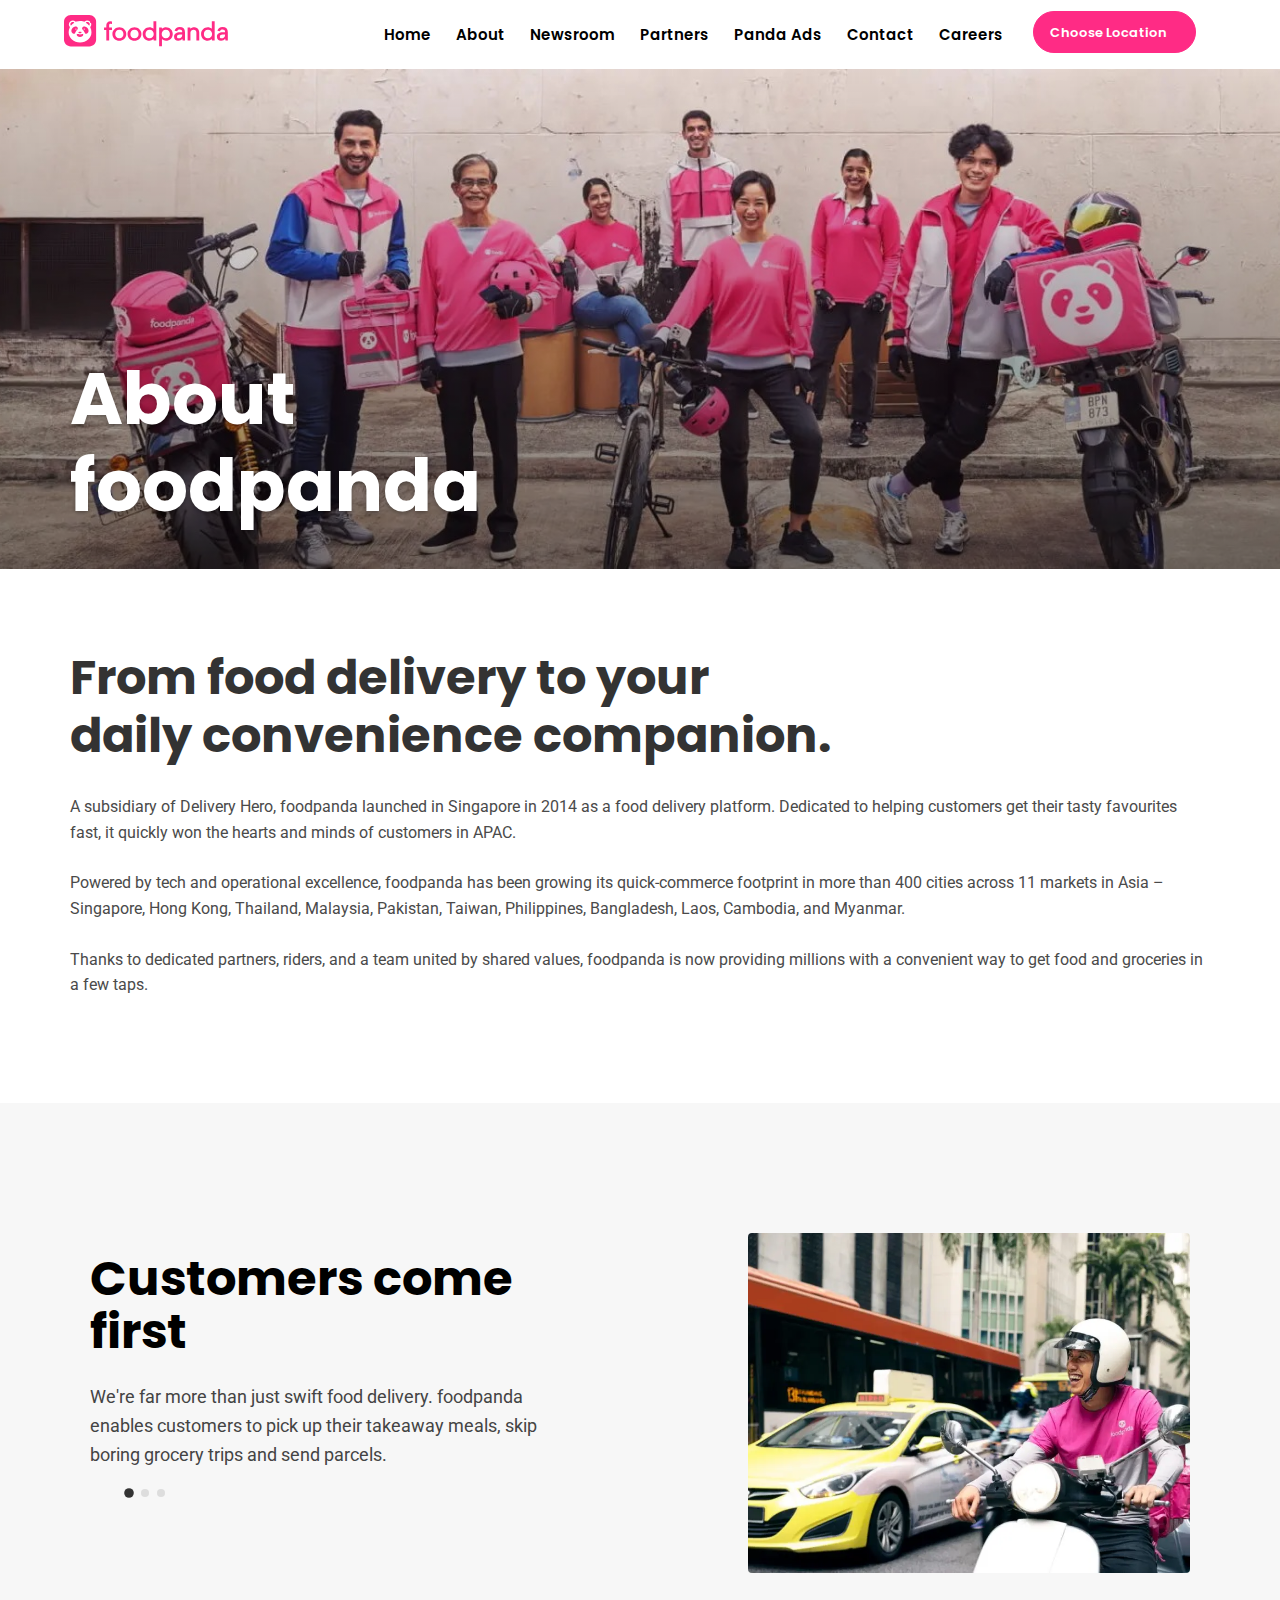
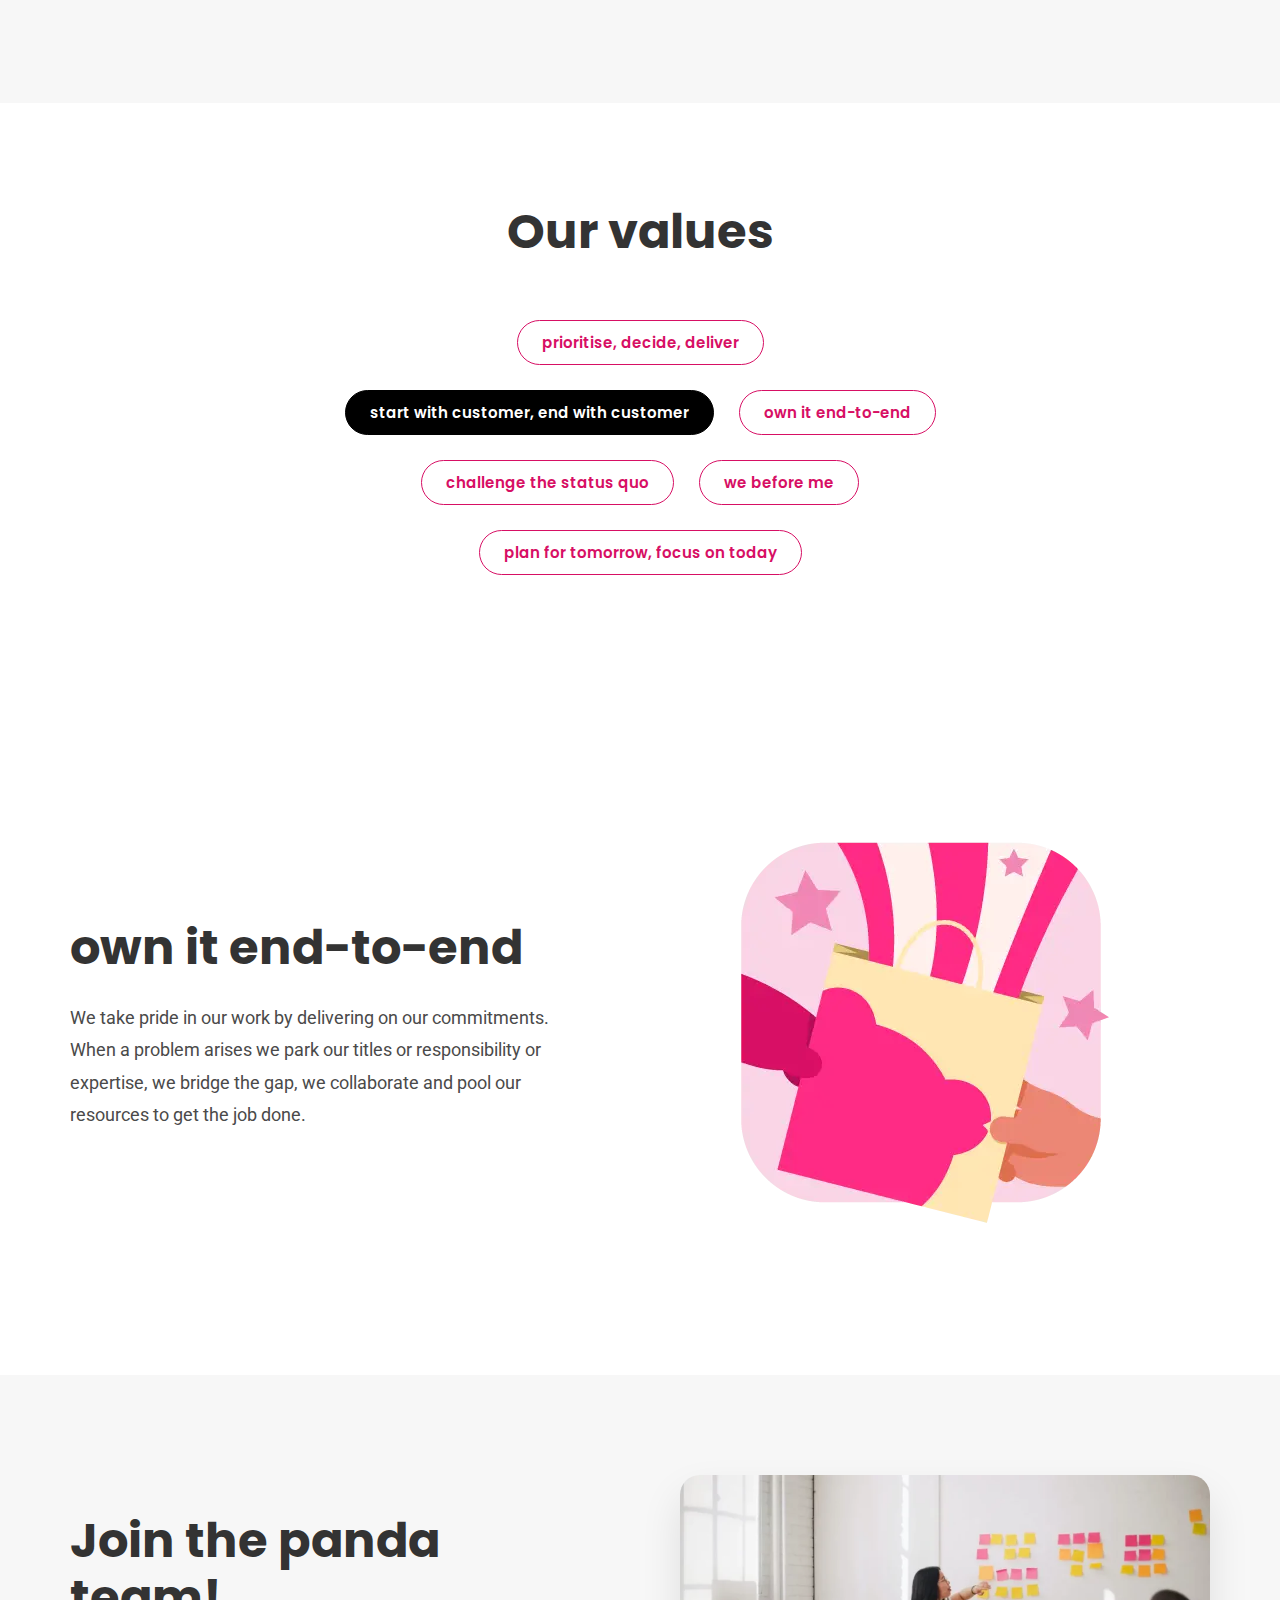
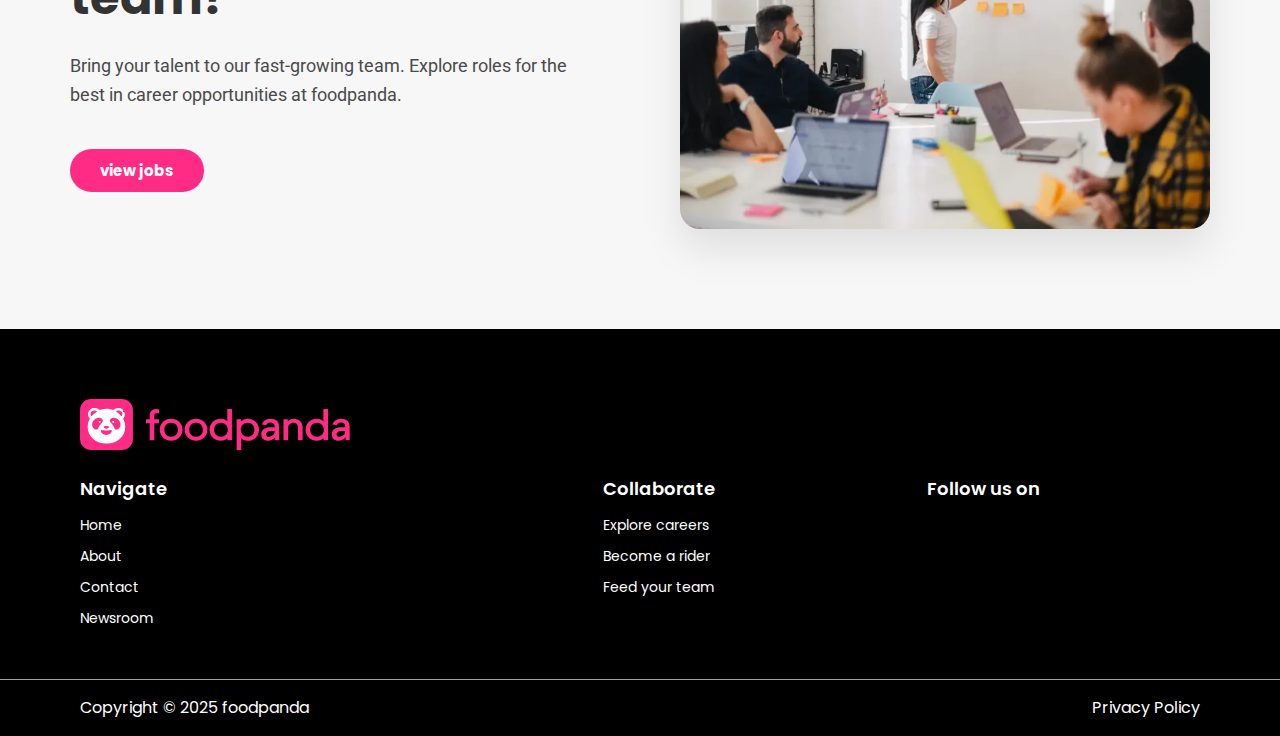
<file: about.html>
<!DOCTYPE html>
<html lang="en">

<head>
    <meta charset="UTF-8">
    <meta name="viewport" content="width=device-width, initial-scale=1.0">
    <title>About Us | foodpanda</title>

    <link rel="stylesheet" href="https://cdnjs.cloudflare.com/ajax/libs/font-awesome/6.5.1/css/all.min.css"
        integrity="sha512-DTOQO9RWCH3ppGqcWaEA1BIZOC6xxalwEsw9c2QQeAIftl+Vegovlnee1c9QX4TctnWMn13TZye+giMm8e2LwA=="
        crossorigin="anonymous" referrerpolicy="no-referrer" />

    <link rel="preconnect" href="https://fonts.googleapis.com">
    <link rel="preconnect" href="https://fonts.gstatic.com" crossorigin>
    <link
        href="https://fonts.googleapis.com/css2?family=Poppins:ital,wght@0,100;0,200;0,300;0,400;0,500;0,600;0,700;0,800;0,900;1,100;1,200;1,300;1,400;1,500;1,600;1,700;1,800;1,900&family=Roboto:ital,wght@0,100..900;1,100..900&display=swap"
        rel="stylesheet">

    <link rel="stylesheet" href="./assets/css/nav-footer.css">
    <link rel="stylesheet" href="./media/nav-footer-media.css">
    <link rel="stylesheet" href="./assets/css/about.css">
    <link rel="stylesheet" href="./media/about-media.css">

    <link rel="icon" href="https://www.foodpanda.com/wp-content/uploads/2023/02/cropped-fp-favicon-32x32.png"
        sizes="32x32">
</head>

<body>
    <!-- Nav Bar -->
    <nav>
        <div class="nav-logo">
            <a href="index.html"><img src="./assets/img/logo/Food Panda Logo.svg" alt="Food Panda Logo"></a>
        </div>
        <div class="nav-item">
            <ul class="nav-menu">
                <li><a href="index.html">Home</a></li>
                <li><a href="about.html">About</a></li>
                <li><a href="newsroom.html">Newsroom</a></li>
                <li><a href="partners.html">Partners</a></li>
                <li><a href="pandaads.html" target="_blank">Panda Ads</a></li>
                <li><a href="contact.html">Contact</a></li>
                <li><a href="careers.html" target="_blank">Careers</a></li>
            </ul>
        </div>
        <div class="button location-dropdown">
            <button id="locationBtn">
                <span class="button-text">Choose Location</span>
                <i class="fas fa-chevron-down"></i>
            </button>
            <div class="dropdown-menu" id="locationDropdown">
                <div class="dropdown-search">
                    <i class="fas fa-search"></i>
                    <input type="text" placeholder="Search country..." id="countrySearch">
                </div>
                <ul class="country-list">
                    <li><a href="#" data-country="Bangladesh">Bangladesh</a></li>
                    <li><a href="#" data-country="Cambodia">Cambodia</a></li>
                    <li><a href="#" data-country="Hong Kong">Hong Kong</a></li>
                    <li><a href="#" data-country="Laos">Laos</a></li>
                    <li><a href="#" data-country="Malaysia">Malaysia</a></li>
                    <li><a href="#" data-country="Myanmar">Myanmar</a></li>
                    <li><a href="#" data-country="Pakistan">Pakistan</a></li>
                    <li><a href="#" data-country="Philippines">Philippines</a></li>
                    <li><a href="#" data-country="Singapore">Singapore</a></li>
                    <li><a href="#" data-country="Taiwan">Taiwan</a></li>
                    <li><a href="#" data-country="Thailand">Thailand</a></li>
                    <li><a href="#" data-country="Romania">Romania</a></li>
                    <li><a href="#" data-country="Bulgaria">Bulgaria</a></li>
                    <li><a href="#" data-country="Georgia">Georgia</a></li>
                    <li><a href="#" data-country="Hungary">Hungary</a></li>
                    <li><a href="#" data-country="Kazakhstan">Kazakhstan</a></li>
                </ul>
            </div>
        </div>
        <div class="nav-icon">
            <i class="fa fa-search"></i>
        </div>
        <div class="hamburger">
            <span class="bar"></span>
            <span class="bar"></span>
            <span class="bar"></span>
        </div>
    </nav>

    <!-- Banner -->
    <header class="banner">
        <div class="banner-img">
            <div class="banner-container">
                <h1>About <br> foodpanda</h1>
            </div>
        </div>
    </header>

    <!-- Main Content -->
    <main>
        <!-- Information Section -->
        <section class="information">
            <div class="information-content">
                <h2>From food delivery to your <br> daily convenience companion.</h2>
                <p>A subsidiary of Delivery Hero, foodpanda launched in Singapore in 2014 as a food delivery platform.
                    Dedicated to helping customers get their tasty favourites fast, it quickly won the hearts and minds
                    of customers in APAC.</p>
                <p>Powered by tech and operational excellence, foodpanda has been growing its quick-commerce footprint
                    in more than 400 cities across 11 markets in Asia – Singapore, Hong Kong, Thailand, Malaysia,
                    Pakistan, Taiwan, Philippines, Bangladesh, Laos, Cambodia, and Myanmar.</p>
                <p>Thanks to dedicated partners, riders, and a team united by shared values, foodpanda is now providing
                    millions with a convenient way to get food and groceries in a few taps.</p>
            </div>
        </section>

        <!-- Growing with our partners -->
        <section class="growing-partners">
            <div class="container">
                <div class="gp-slider-wrapper">
                    <!-- Slides Container -->
                    <div class="gp-slider">
                        <!-- Slide 1 -->
                        <div class="gp-slide active">
                            <div class="gp-text">
                                <h3>Customers come first</h3>
                                <p>We're far more than just swift food delivery. foodpanda enables customers to pick up
                                    their takeaway meals, skip boring grocery trips and send parcels.</p>
                            </div>
                            <div class="gp-image">
                                <img src="./assets/img/slider/about-1.webp" alt="Customers come first">
                            </div>
                        </div>

                        <!-- Slide 2 -->
                        <div class="gp-slide">
                            <div class="gp-text">
                                <h3>Partners in success</h3>
                                <p>We work closely with restaurants and merchants to help them grow their business and
                                    reach
                                    more customers through our platform.</p>
                            </div>
                            <div class="gp-image">
                                <img src="./assets/img/slider/about-2.webp" alt="Partners in success">
                            </div>
                        </div>

                        <!-- Slide 3 -->
                        <div class="gp-slide">
                            <div class="gp-text">
                                <h3>Riders are heroes</h3>
                                <p>Our delivery riders work tirelessly to bring food and groceries to your doorstep,
                                    making
                                    convenience possible for everyone.</p>
                            </div>
                            <div class="gp-image">
                                <img src="./assets/img/slider/about-3.webp" alt="Riders are heroes">
                            </div>
                        </div>
                    </div>

                    <!-- Slider Navigation -->
                    <div class="slider-nav">
                        <button class="nav-arrow prev" aria-label="Previous Slide">
                            <i class="fas fa-chevron-left"></i>
                        </button>
                        <div class="slider-dots">
                            <span class="dot active" data-slide="0"></span>
                            <span class="dot" data-slide="1"></span>
                            <span class="dot" data-slide="2"></span>
                        </div>
                        <button class="nav-arrow next" aria-label="Next Slide">
                            <i class="fas fa-chevron-right"></i>
                        </button>
                    </div>
                </div>
            </div>
        </section>

        <!-- Values Section -->
        <section class="values">
            <div class="values-content">
                <h2>Our values</h2>

                <div class="vl-group">
                    <div class="vl-row-1">
                        <button class="vl-btn">prioritise, decide, deliver</button>
                    </div>
                    <div class="vl-row-2">
                        <button class="vl-btn vl-black">start with customer, end with customer</button>
                        <button class="vl-btn">own it end-to-end</button>
                    </div>
                    <div class="vl-row-3">
                        <button class="vl-btn">challenge the status quo</button>
                        <button class="vl-btn">we before me</button>
                    </div>
                    <div class="vl-row-4">
                        <button class="vl-btn">plan for tomorrow, focus on today</button>
                    </div>
                </div>
            </div>
        </section>


        <!-- Feature Value Section -->
        <section class="feature-value">
            <div class="fv-container">
                <div class="fv-slider">
                    <!-- Slide 1 -->
                    <div class="fv-slide active">
                        <div class="fv-text">
                            <h2>own it end-to-end</h2>
                            <p>We take pride in our work by delivering on our commitments. When a problem arises we
                                park our titles or responsibility or expertise, we bridge the gap, we collaborate and
                                pool our resources to get the job done.</p>
                        </div>
                        <div class="fv-image">
                            <img src="./assets/img/slider/about-4.webp" alt="Own it end to end graphic">
                        </div>
                    </div>

                    <!-- Slide 2 -->
                    <div class="fv-slide">
                        <div class="fv-text">
                            <h2>start with customer, end with customer</h2>
                            <p>We listen to our customers, understand their needs, and work tirelessly to deliver the
                                best experience possible. Every decision we make starts and ends with the customer.</p>
                        </div>
                        <div class="fv-image">
                            <img src="./assets/img/slider/about-5" alt="Start with customer">
                        </div>
                    </div>

                    <!-- Slide 3 -->
                    <div class="fv-slide">
                        <div class="fv-text">
                            <h2>challenge the status quo</h2>
                            <p>We are always looking for better ways to do things. We don't settle for "good enough". We
                                push boundaries, experiment, and innovate to drive the industry forward.</p>
                        </div>
                        <div class="fv-image">
                            <img src="./assets/img/slider/about-6.webp" alt="Challenge status quo">
                        </div>
                    </div>
                </div>
            </div>
        </section>

        <!-- Join Team Section -->
        <section class="join-team">
            <div class="jt-container">
                <div class="jt-text">
                    <h2>Join the panda team!</h2>
                    <p>Bring your talent to our fast-growing team. Explore roles for the best in career opportunities at
                        foodpanda.</p>
                    <div class="jt-actions">
                        <a href="#" class="jt-btn">view jobs</a>
                    </div>
                </div>
                <div class="jt-image">
                    <img src="./assets/img/banner/fp-home-3-900x600.webp" alt="Team">
                </div>
            </div>
        </section>
    </main>

    <!-- Footer -->
    <footer style="margin-top: 0;">
        <div><img src="./assets/img/logo/Food Panda Logo.svg" alt=""></div>

        <div class="ups">
            <div class="ft-item">

                <div>
                    <h2>Navigate</h2>
                    <ul>
                        <li>Home</li>
                        <li>About</li>
                        <li>Contact</li>
                        <li>Newsroom</li>
                    </ul>
                </div>

                <div class="ft-down-item">
                    <h2>Collaborate</h2>
                    <ul>
                        <li>Explore careers</li>
                        <li>Become a rider</li>
                        <li>Feed your team</li>
                    </ul>
                </div>

                <div class="ft-social">
                    <h2>Follow us on</h2>
                    <ul style="display: flex; gap: 10px; ">
                        <li><i class="fa-brands fa-facebook-f"></i></li>
                        <li><i class="fa-brands fa-linkedin-in"></i></li>
                        <li><i class="fa-brands fa-instagram"></i></li>
                    </ul>
                </div>

            </div>
        </div>
    </footer>
    <section>
        <div class="ft-down">
            <div class="up">
                <div>Copyright © 2025 foodpanda</div>
                <div class="ft-policy">
                    <p><a href="">Privacy Policy</a></p>
                </div>
            </div>
    </section>

    <!-- Mobile Menu Overlay -->
    <div class="mobile-menu-overlay" id="mobileMenuOverlay"></div>

    <!-- Mobile Menu Content -->
    <div class="mobile-menu-content" id="mobileMenuContent">
        <div class="mobile-menu-header">
            <div class="mobile-menu-logo">
                <img src="./assets/img/logo/Food Panda Logo.svg" alt="Food Panda">
            </div>
        </div>
        <ul class="mobile-menu-items">
            <li><a href="index.html">Home</a></li>
            <li><a href="about.html">About</a></li>
            <li><a href="newsroom.html">Newsroom</a></li>
            <li><a href="partners.html">Partners</a></li>
            <li><a href="pandaads.html" target="_blank">Panda Ads</a></li>
            <li><a href="contact.html">Contact</a></li>
            <li><a href="careers.html" target="_blank">Careers</a></li>
            <li class="mobile-location-item">
                <a href="#" id="mobileLocationLink">
                    <span class="location-text">Choose Location</span>
                    <i class="fas fa-chevron-down"></i>
                </a>
                <ul class="mobile-country-list">
                    <li><a href="#" data-country="Bangladesh">Bangladesh</a></li>
                    <li><a href="#" data-country="Cambodia">Cambodia</a></li>
                    <li><a href="#" data-country="Hong Kong">Hong Kong</a></li>
                    <li><a href="#" data-country="Laos">Laos</a></li>
                    <li><a href="#" data-country="Malaysia">Malaysia</a></li>
                    <li><a href="#" data-country="Myanmar">Myanmar</a></li>
                    <li><a href="#" data-country="Pakistan">Pakistan</a></li>
                    <li><a href="#" data-country="Philippines">Philippines</a></li>
                    <li><a href="#" data-country="Singapore">Singapore</a></li>
                    <li><a href="#" data-country="Taiwan">Taiwan</a></li>
                    <li><a href="#" data-country="Thailand">Thailand</a></li>
                    <li><a href="#" data-country="Romania">Romania</a></li>
                    <li><a href="#" data-country="Bulgaria">Bulgaria</a></li>
                    <li><a href="#" data-country="Georgia">Georgia</a></li>
                    <li><a href="#" data-country="Hungary">Hungary</a></li>
                    <li><a href="#" data-country="Kazakhstan">Kazakhstan</a></li>
                </ul>
            </li>
        </ul>
        <div class="mobile-menu-footer">
            <button class="mobile-login-btn">Login/Sign up</button>
        </div>
    </div>

    <!-- Scripts -->
    <script src="./assets/js/nav-footer.js"></script>
    <script src="./assets/js/about.js"></script>
</body>

</html>
</file>
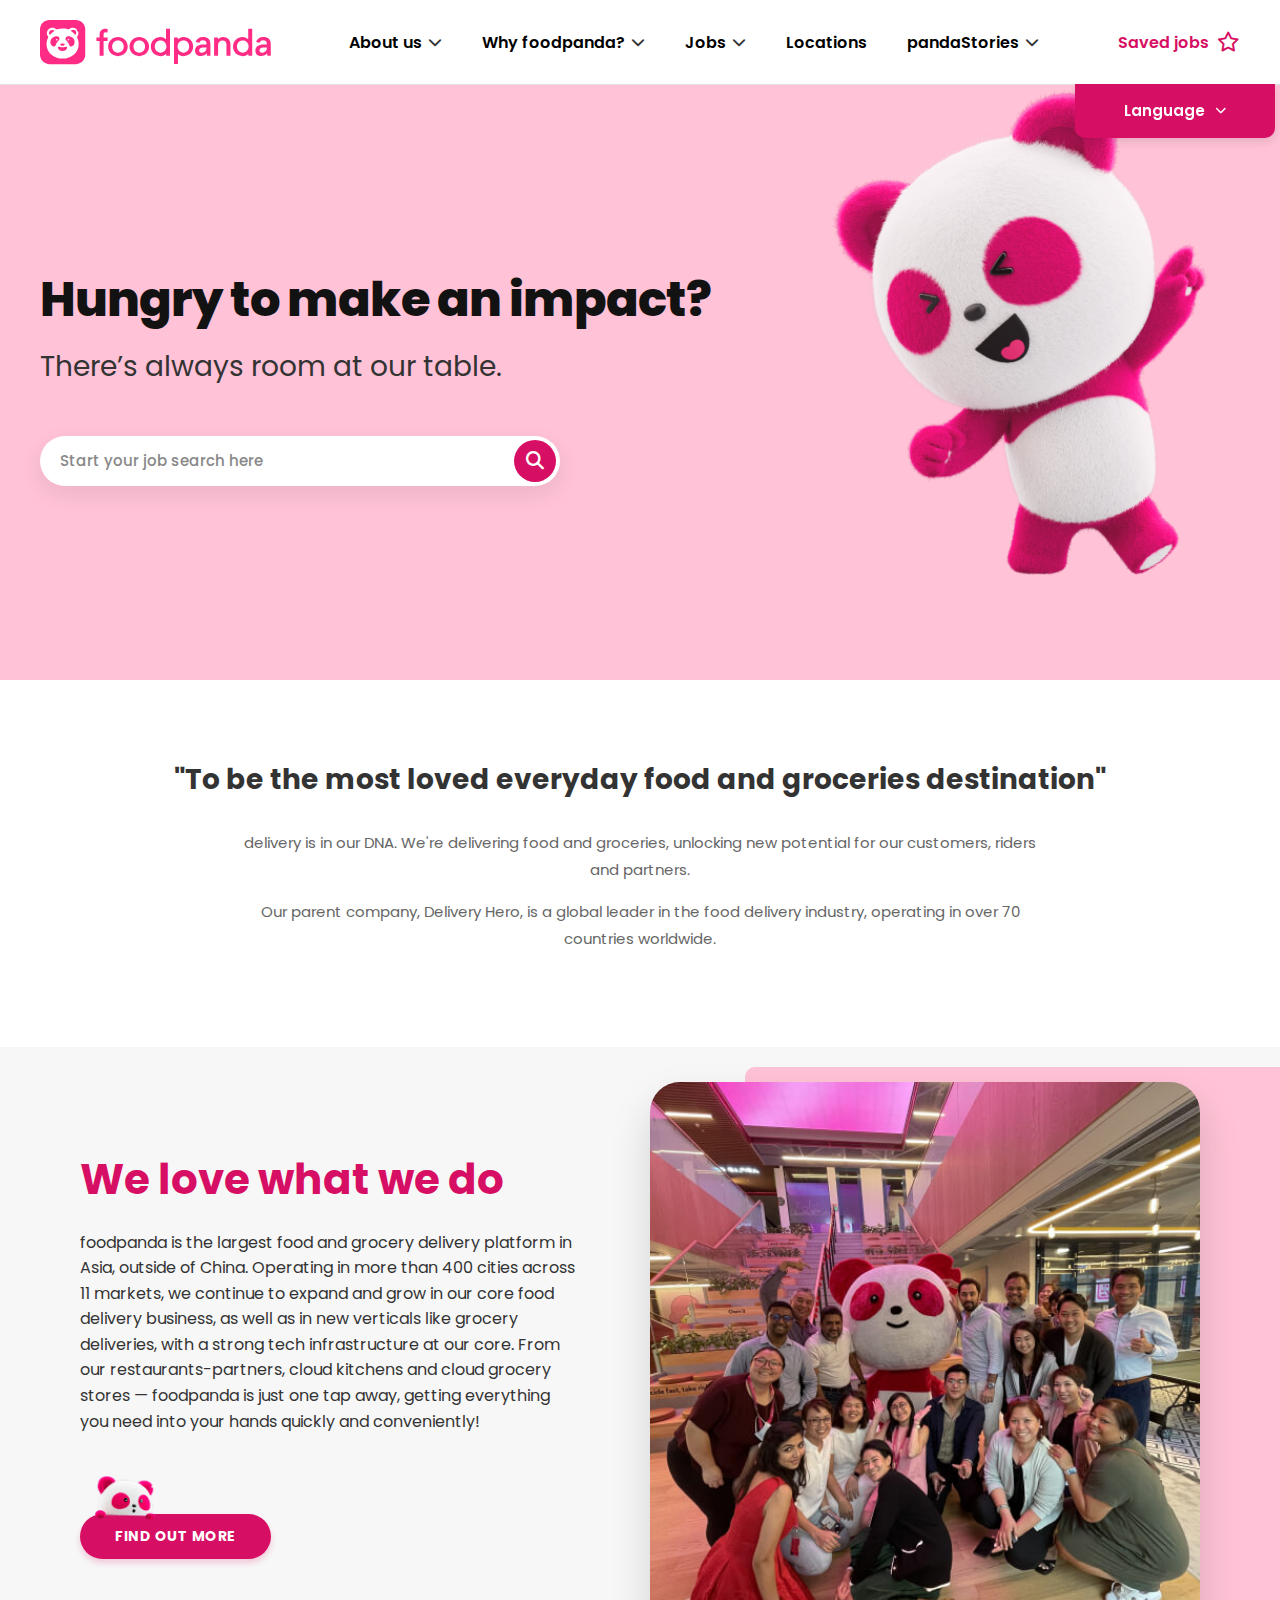
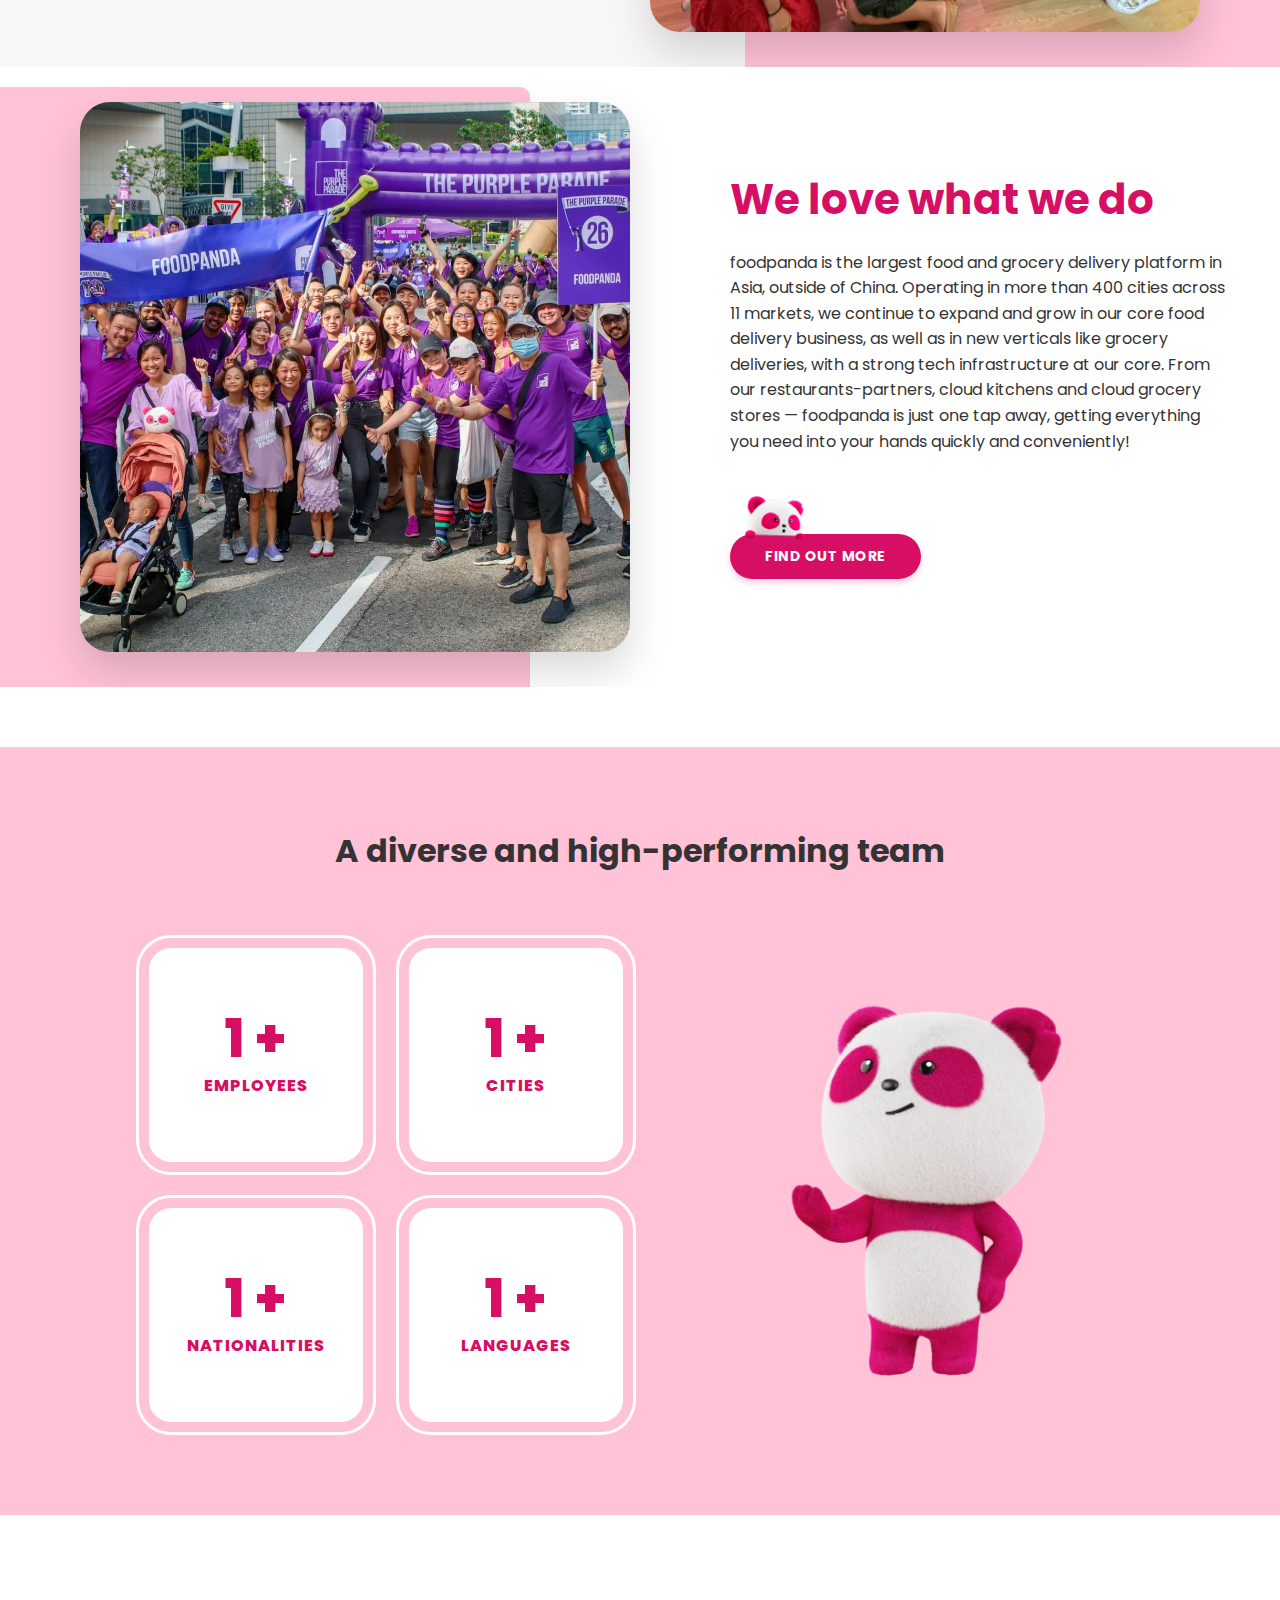
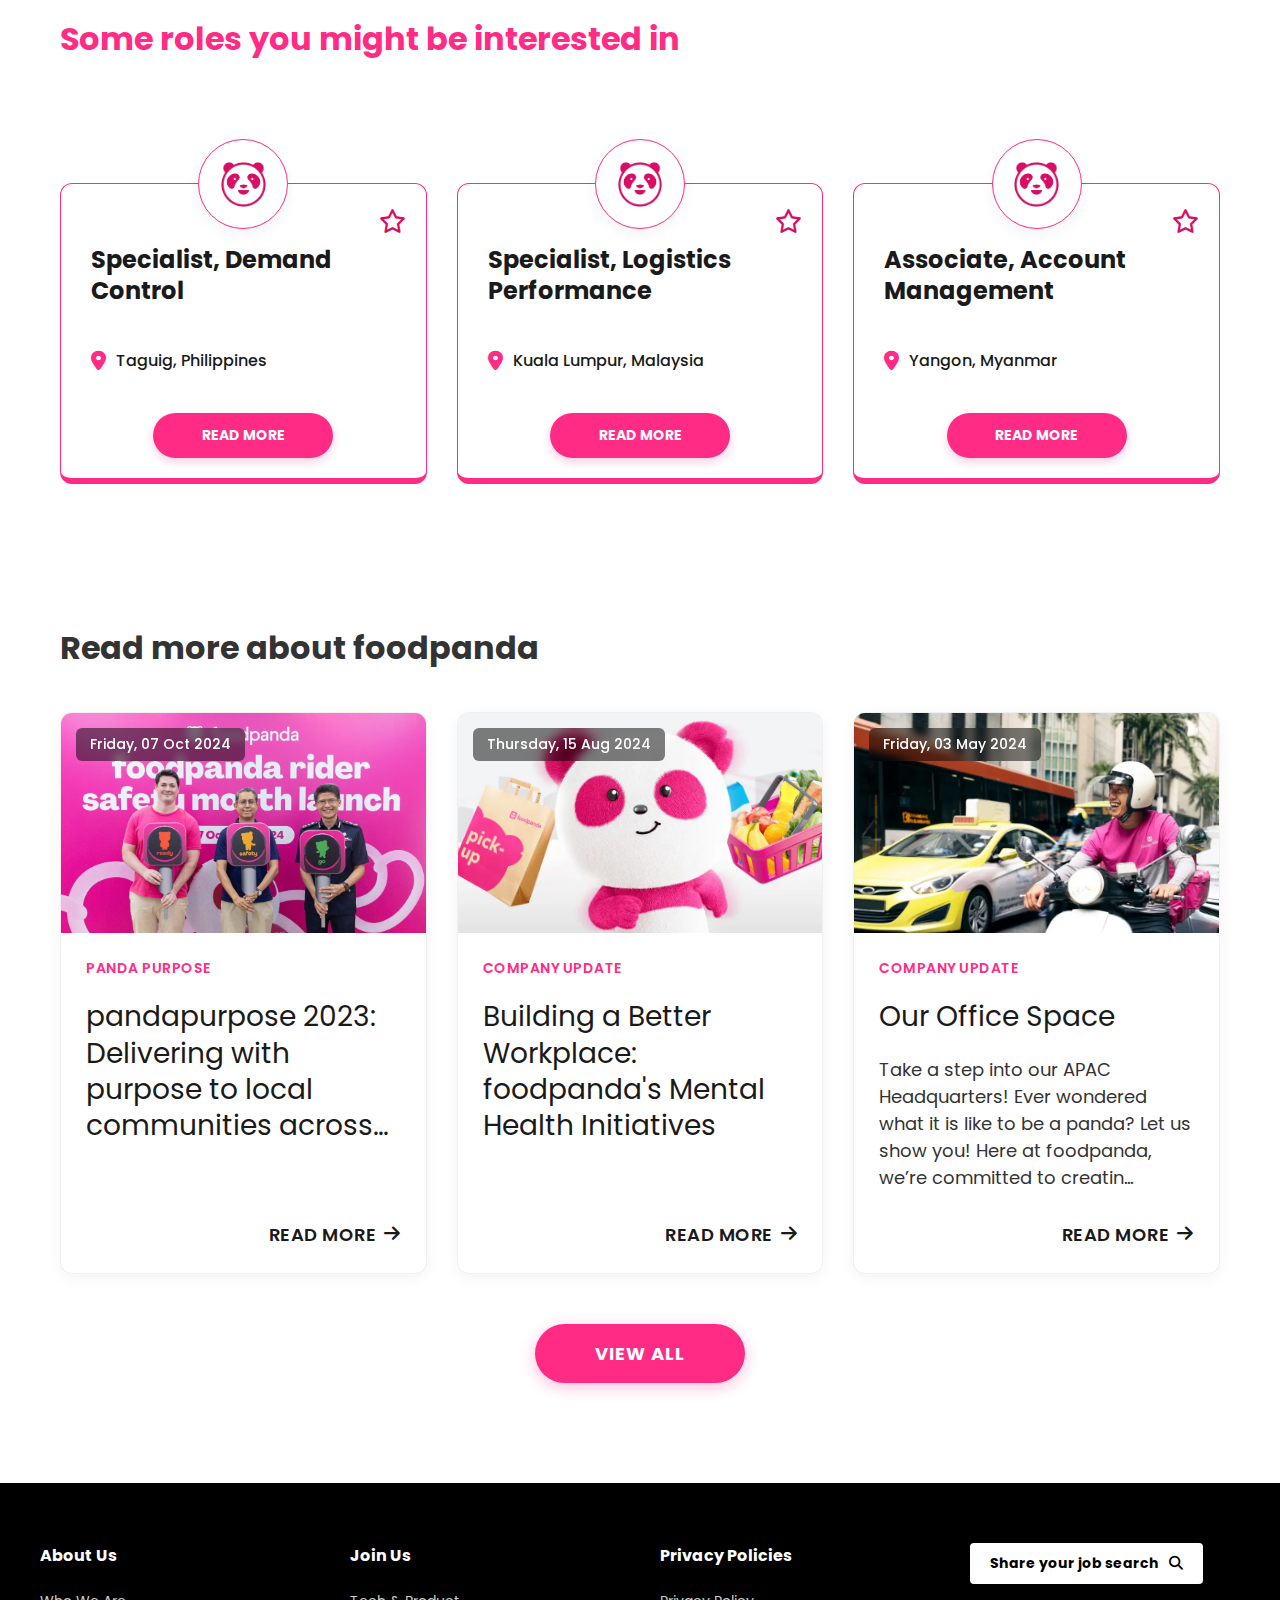
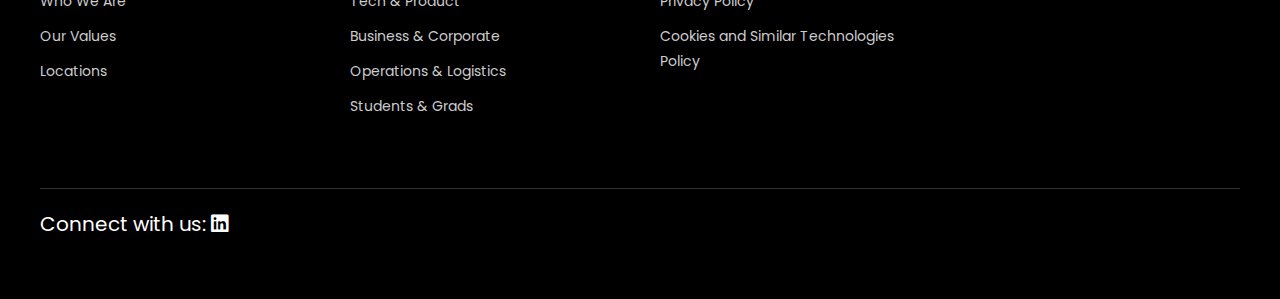
<file: careers.html>
<!DOCTYPE html>
<html lang="en">

<head>
    <meta charset="UTF-8">
    <meta name="viewport" content="width=device-width, initial-scale=1.0">
    <title>Careers | Food Panda</title>
    <link rel="stylesheet" href="./assets/css/careers.css">
    <link rel="stylesheet" href="./media/careers-media.css">

    <link rel="icon" type="image/png" href="./assets/img/logo/favicon (1).png">

    <link rel="stylesheet" href="https://cdnjs.cloudflare.com/ajax/libs/font-awesome/6.5.1/css/all.min.css">
    <link rel="preconnect" href="https://fonts.googleapis.com">
    <link rel="preconnect" href="https://fonts.gstatic.com" crossorigin>
    <link
        href="https://fonts.googleapis.com/css2?family=Poppins:wght@300;400;500;600;700&family=Roboto:wght@300;400;500;700&display=swap"
        rel="stylesheet">
</head>

<body>

    <!-- Careers Navbar -->
    <nav class="careers-nav">
        <div class="nav-container">
            <div class="nav-logo">
                <a href="index.html">
                    <img src="./assets/img/logo/Food Panda Logo.svg" alt="foodpanda">
                </a>
            </div>

            <div class="nav-menu">
                <ul>
                    <li class="has-dropdown">
                        <a href="about.html">About us <i class="fas fa-chevron-down"></i></a>
                    </li>
                    <li class="has-dropdown">
                        <a href="#">Why foodpanda? <i class="fas fa-chevron-down"></i></a>
                    </li>
                    <li class="has-dropdown">
                        <a href="careers.html">Jobs <i class="fas fa-chevron-down"></i></a>
                    </li>
                    <li><a href="#">Locations</a></li>
                    <li class="has-dropdown">
                        <a href="newsroom.html">pandaStories <i class="fas fa-chevron-down"></i></a>
                    </li>
                </ul>
            </div>

            <div class="nav-actions">
                <a href="#" class="saved-jobs-link">Saved jobs <i class="far fa-star"></i></a>
            </div>

            <div class="hamburger" id="careersHamburger">
                <span></span>
                <span></span>
                <span></span>
            </div>

            <div class="lang-dropdown-wrapper" id="langDropdown">
                <div class="lang-header">
                    <span>Language</span>
                    <i class="fas fa-chevron-down"></i>
                </div>
                <ul class="lang-options">
                    <li><a href="#">English</a></li>
                    <li><a href="#">中文</a></li>
                    <li><a href="#">اردو</a></li>
                </ul>
            </div>
        </div>
    </nav>

    <!-- Hero Section -->
    <section class="careers-hero">
        <div class="hero-container">
            <div class="hero-text">
                <h1>Hungry to make an impact?</h1>
                <p class="hero-subheading">There’s always room at our table.</p>

                <div class="job-search-box">
                    <input type="text" placeholder="Start your job search here">
                    <button class="search-submit">
                        <i class="fas fa-search"></i>
                    </button>
                </div>
            </div>

            <div class="hero-visual">
                <img src="./assets/img/banner/career1.png" alt="Panda Mascot">
            </div>
        </div>
    </section>

    <!-- Mission Quote -->
    <section class="mission-section">
        <div class="container">
            <blockquote>"To be the most loved everyday food and groceries destination"</blockquote>
            <p>delivery is in our DNA. We're delivering food and groceries, unlocking new potential for our customers,
                riders and partners.</p>
            <p>Our parent company, Delivery Hero, is a global leader in the food delivery industry, operating in over 70
                countries worldwide.</p>
        </div>
    </section>

    <!-- Alternating Content 1 -->
    <section class="info-section we-love-section">
        <div class="container">
            <div class="info-text">
                <h3>We love what we do</h3>
                <p>foodpanda is the largest food and grocery delivery platform in Asia, outside of China. Operating in
                    more than 400 cities across 11 markets, we continue to expand and grow in our core food delivery
                    business, as well as in new verticals like grocery deliveries, with a strong tech infrastructure at
                    our core. From our restaurants-partners, cloud kitchens and cloud grocery stores — foodpanda is just
                    one tap away, getting everything you need into your hands quickly and conveniently!</p>

                <div class="btn-with-panda">
                    <img src="./assets/img/pau-pau-button.png" alt="Panda" class="panda-on-btn">
                    <a href="#" class="btn-primary">FIND OUT MORE</a>
                </div>
            </div>
            <div class="info-image-wrapper">
                <div class="pink-backdrop"></div>
                <img src="./assets/img/banner/carreer1.jpg" alt="Team Photo" class="main-img">
            </div>
        </div>
    </section>

    <!-- Alternating Content 2 (Reverse) -->
    <section class="info-section reverse">
        <div class="container">
            <div class="info-image-wrapper">
                <div class="pink-backdrop reverse-backdrop"></div>
                <img src="./assets/img/banner/carreer2.jpg" alt="Team Photo" class="main-img">
            </div>

            <div class="info-text">
                <h3>We love what we do</h3>
                <p>foodpanda is the largest food and grocery delivery platform in Asia, outside of China. Operating in
                    more than 400 cities across 11 markets, we continue to expand and grow in our core food delivery
                    business, as well as in new verticals like grocery deliveries, with a strong tech infrastructure at
                    our core. From our restaurants-partners, cloud kitchens and cloud grocery stores — foodpanda is just
                    one tap away, getting everything you need into your hands quickly and conveniently!</p>

                <div class="btn-with-panda reverse-panda">
                    <img src="./assets/img/pau-pau-button.png" alt="Panda" class="panda-on-btn">
                    <a href="#" class="btn-primary">FIND OUT MORE</a>
                </div>
            </div>
        </div>
    </section>

    <!-- Stats Section -->
    <section class="stats-bg-section">
        <div class="container">
            <h3 class="stats-title">A diverse and high-performing team</h3>
            <div class="stats-content-wrapper">
                <div class="stats-left">
                    <div class="stat-box">
                        <span class="num" data-target="7000">1 +</span>
                        <span class="label">EMPLOYEES</span>
                    </div>
                    <div class="stat-box">
                        <span class="num" data-target="400">1 +</span>
                        <span class="label">CITIES</span>
                    </div>
                    <div class="stat-box">
                        <span class="num" data-target="50">1 +</span>
                        <span class="label">NATIONALITIES</span>
                    </div>
                    <div class="stat-box">
                        <span class="num" data-target="20">1 +</span>
                        <span class="label">LANGUAGES</span>
                    </div>
                </div>
                <div class="stats-right">
                    <img src="./assets/img/banner/career-2.png" alt="Panda Waving">
                </div>
            </div>
        </div>
    </section>

    <!-- Job Roles -->
    <section class="roles-showcase">
        <div class="container">
            <h3 class="section-heading">Some roles you might be interested in</h3>
            <div class="roles-cards">
                <div class="role-item">
                    <div class="role-logo-wrapper">
                        <img src="./assets/img/logo/fav.png" alt="foodpanda">
                    </div>
                    <div class="role-star">
                        <i class="far fa-star"></i>
                    </div>
                    <h4>Specialist, Demand Control</h4>
                    <p class="role-loc"><i class="fas fa-map-marker-alt"></i> Taguig, Philippines</p>
                    <a href="#" class="btn-read-more">READ MORE</a>
                </div>
                <div class="role-item">
                    <div class="role-logo-wrapper">
                        <img src="./assets/img/logo/fav.png" alt="foodpanda">
                    </div>
                    <div class="role-star">
                        <i class="far fa-star"></i>
                    </div>
                    <h4>Specialist, Logistics Performance</h4>
                    <p class="role-loc"><i class="fas fa-map-marker-alt"></i> Kuala Lumpur, Malaysia</p>
                    <a href="#" class="btn-read-more">READ MORE</a>
                </div>
                <div class="role-item">
                    <div class="role-logo-wrapper">
                        <img src="./assets/img/logo/fav.png" alt="foodpanda">
                    </div>
                    <div class="role-star">
                        <i class="far fa-star"></i>
                    </div>
                    <h4>Associate, Account Management</h4>
                    <p class="role-loc"><i class="fas fa-map-marker-alt"></i> Yangon, Myanmar</p>
                    <a href="#" class="btn-read-more">READ MORE</a>
                </div>
            </div>
        </div>
    </section>

    <!-- Blog / Stories -->
    <section class="stories-section">
        <div class="container">
            <h3 class="section-heading-left">Read more about foodpanda</h3>
            <div class="stories-grid">
                <div class="story-card">
                    <div class="story-img">
                        <div class="date-overlay">Friday, 07 Oct 2024</div>
                        <img src="./assets/img/slider/4.webp" alt="Panda Purpose">
                    </div>
                    <div class="story-body">
                        <span class="story-category">PANDA PURPOSE</span>
                        <h4>pandapurpose 2023: Delivering with purpose to local communities across...</h4>
                        <a href="#" class="read-more-link">READ MORE <i class="fas fa-arrow-right"></i></a>
                    </div>
                </div>
                <div class="story-card">
                    <div class="story-img">
                        <div class="date-overlay">Thursday, 15 Aug 2024</div>
                        <img src="./assets/img/slider/5.webp" alt="Mental Wellness">
                    </div>
                    <div class="story-body">
                        <span class="story-category">COMPANY UPDATE</span>
                        <h4>Building a Better Workplace: foodpanda's Mental Health Initiatives</h4>
                        <a href="#" class="read-more-link">READ MORE <i class="fas fa-arrow-right"></i></a>
                    </div>
                </div>
                <div class="story-card">
                    <div class="story-img">
                        <div class="date-overlay">Friday, 03 May 2024</div>
                        <img src="./assets/img/slider/about-1.webp" alt="Office Space">
                    </div>
                    <div class="story-body">
                        <span class="story-category">COMPANY UPDATE</span>
                        <h4>Our Office Space</h4>
                        <p class="story-excerpt">Take a step into our APAC Headquarters! Ever wondered what it is like
                            to be a panda? Let us show you! Here at foodpanda, we’re committed to creatin...</p>
                        <a href="#" class="read-more-link">READ MORE <i class="fas fa-arrow-right"></i></a>
                    </div>
                </div>
            </div>
            <div class="center-btn">
                <a href="#" class="btn-primary">VIEW ALL</a>
            </div>
        </div>
    </section>

    <!-- Careers Footer (Custom) -->
    <footer class="careers-footer">
        <div class="footer-content">
            <div class="footer-col">
                <h4>About Us</h4>
                <ul>
                    <li><a href="#">Who We Are</a></li>
                    <li><a href="#">Our Values</a></li>
                    <li><a href="#">Locations</a></li>
                </ul>
            </div>
            <div class="footer-col">
                <h4>Join Us</h4>
                <ul>
                    <li><a href="#">Tech & Product</a></li>
                    <li><a href="#">Business & Corporate</a></li>
                    <li><a href="#">Operations & Logistics</a></li>
                    <li><a href="#">Students & Grads</a></li>
                </ul>
            </div>
            <div class="footer-col">
                <h4>Privacy Policies</h4>
                <ul>
                    <li><a href="#">Privacy Policy</a></li>
                    <li><a href="#">Cookies and Similar Technologies Policy</a></li>
                </ul>
            </div>
            <div class="footer-col">
                <a href="#" class="share-job-btn">Share your job search <i class="fas fa-search"></i></a>
            </div>
        </div>
        <div class="footer-bottom">
            <div class="social-links">
                <a href="#">Connect with us: <i class="fab fa-linkedin"></i></a>
            </div>
        </div>
    </footer>

    <!-- Mobile Menu Overlay -->
    <div class="mobile-menu-overlay" id="mobileMenuOverlay"></div>

    <!-- Mobile Menu Content -->
    <div class="mobile-menu-content" id="mobileMenuContent">
        <div class="mobile-menu-header">
            <div class="mobile-menu-logo">
                <img src="./assets/img/logo/Food Panda Logo.svg" alt="Food Panda">
            </div>
        </div>
        <ul class="mobile-menu-items">
            <li><a href="index.html">Home</a></li>
            <li><a href="#">About us</a></li>
            <li><a href="#">Why foodpanda?</a></li>
            <li><a href="#">Jobs</a></li>
            <li><a href="#">Locations</a></li>
            <li><a href="#">pandaStories</a></li>
            <li><a href="#">Saved jobs</a></li>
        </ul>
        <div class="mobile-menu-footer">
            <button class="mobile-login-btn">Login/Sign up</button>
        </div>
    </div>

    <!-- Scripts -->
    <script src="./assets/js/careers.js"></script>

</body>

</html>
</file>
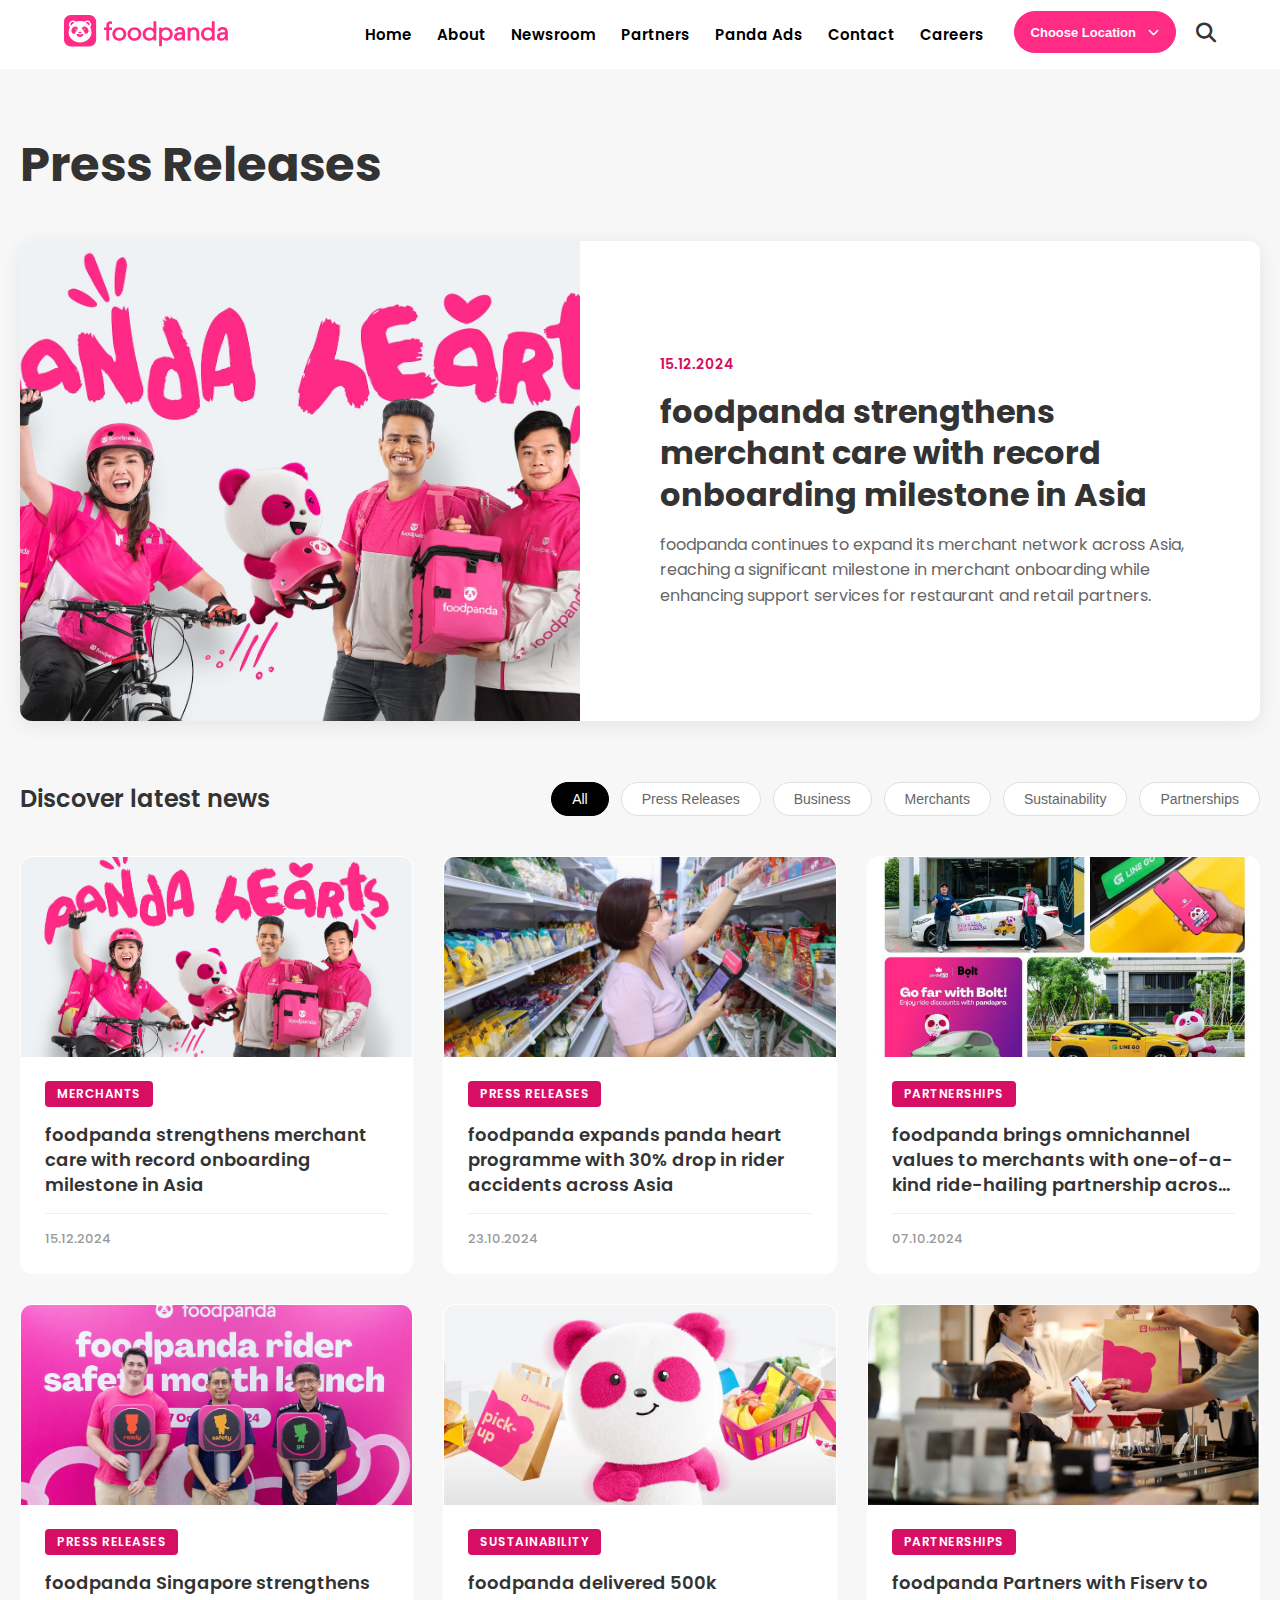
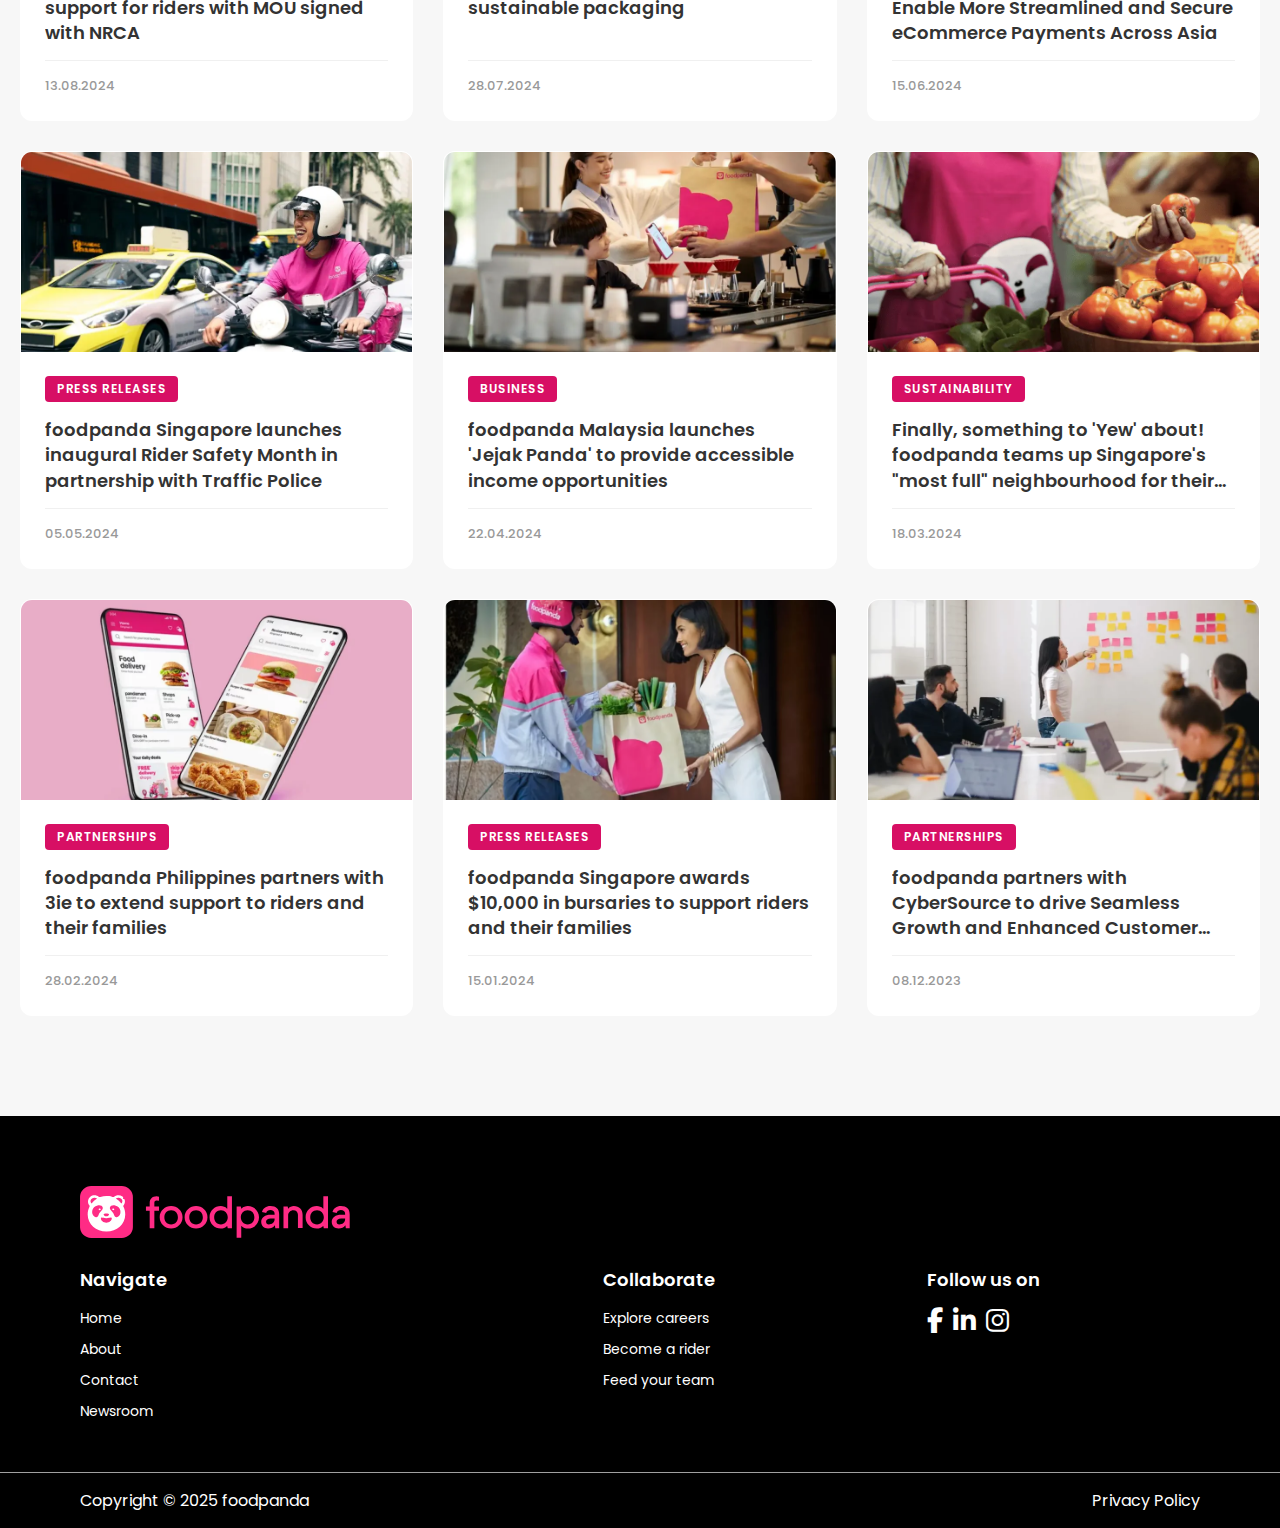
<file: newsroom.html>
<!DOCTYPE html>
<html lang="en">

<head>
    <meta charset="UTF-8">
    <meta name="viewport" content="width=device-width, initial-scale=1.0">
    <title>Newsroom | Food Panda</title>
    <link rel="stylesheet" href="./assets/css/nav-footer.css">
    <link rel="stylesheet" href="./assets/css/newsroom.css">

    <link rel="stylesheet" href="./media/nav-footer-media.css">
    <link rel="stylesheet" href="./media/newsroom-media.css">

    <link rel="icon" type="image/png" href="./assets/img/logo/favicon (1).png">

    <link rel="stylesheet" href="https://cdnjs.cloudflare.com/ajax/libs/font-awesome/6.5.1/css/all.min.css">
    <link rel="preconnect" href="https://fonts.googleapis.com">
    <link rel="preconnect" href="https://fonts.gstatic.com" crossorigin>
    <link
        href="https://fonts.googleapis.com/css2?family=Poppins:wght@300;400;500;600;700&family=Roboto:wght@300;400;500;700&display=swap"
        rel="stylesheet">
</head>

<body>

    <!-- Nav Bar -->
    <nav>
        <div class="nav-logo"><img src="./assets/img/logo/Food Panda Logo.svg" alt="Food Panda"></div>
        <div class="nav-item">
            <ul class="nav-menu">
                <li><a href="index.html">Home</a></li>
                <li><a href="about.html">About</a></li>
                <li><a href="newsroom.html">Newsroom</a></li>
                <li><a href="partners.html">Partners</a></li>
                <li><a href="pandaads.html" target="_blank">Panda Ads</a></li>
                <li><a href="contact.html">Contact</a></li>
                <li><a href="careers.html" target="_blank">Careers</a></li>
            </ul>
        </div>
        <div class="button location-dropdown">
            <button id="locationBtn">
                <span class="button-text">Choose Location</span>
                <i class="fas fa-chevron-down"></i>
            </button>
            <div class="dropdown-menu" id="locationDropdown">
                <div class="dropdown-search">
                    <i class="fas fa-search"></i>
                    <input type="text" placeholder="Search country..." id="countrySearch">
                </div>
                <ul class="country-list">
                    <li><a href="#" data-country="Bangladesh">Bangladesh</a></li>
                    <li><a href="#" data-country="Cambodia">Cambodia</a></li>
                    <li><a href="#" data-country="Hong Kong">Hong Kong</a></li>
                    <li><a href="#" data-country="Laos">Laos</a></li>
                    <li><a href="#" data-country="Malaysia">Malaysia</a></li>
                    <li><a href="#" data-country="Myanmar">Myanmar</a></li>
                    <li><a href="#" data-country="Pakistan">Pakistan</a></li>
                    <li><a href="#" data-country="Philippines">Philippines</a></li>
                    <li><a href="#" data-country="Singapore">Singapore</a></li>
                    <li><a href="#" data-country="Taiwan">Taiwan</a></li>
                    <li><a href="#" data-country="Thailand">Thailand</a></li>
                    <li><a href="#" data-country="Romania">Romania</a></li>
                    <li><a href="#" data-country="Bulgaria">Bulgaria</a></li>
                    <li><a href="#" data-country="Georgia">Georgia</a></li>
                    <li><a href="#" data-country="Hungary">Hungary</a></li>
                    <li><a href="#" data-country="Kazakhstan">Kazakhstan</a></li>
                </ul>
            </div>
        </div>
        <div class="nav-icon">
            <i class="fa fa-search"></i>
        </div>
        <div class="hamburger">
            <span class="bar"></span>
            <span class="bar"></span>
            <span class="bar"></span>
        </div>
    </nav>

    <!-- Press Releases Section -->
    <section class="press-releases">
        <div class="container">
            <h1 class="page-title">Press Releases</h1>

            <div class="featured-article">
                <div class="featured-image">
                    <img src="./assets/img/slider/1.jpg" alt="foodpanda strengthens merchant care">
                </div>
                <div class="featured-content">
                    <span class="date">15.12.2024</span>
                    <h2>foodpanda strengthens merchant care with record onboarding milestone in Asia</h2>
                    <p>foodpanda continues to expand its merchant network across Asia, reaching a significant milestone
                        in merchant onboarding while enhancing support services for restaurant and retail partners.</p>
                </div>
            </div>

            <!-- Filter Section -->
            <div class="filter-section">
                <div class="filter-header">
                    <h3>Discover latest news</h3>
                    <div class="filter-tags">
                        <button class="filter-tag active" data-filter="all">All</button>
                        <button class="filter-tag" data-filter="press-releases">Press Releases</button>
                        <button class="filter-tag" data-filter="business">Business</button>
                        <button class="filter-tag" data-filter="merchants">Merchants</button>
                        <button class="filter-tag" data-filter="sustainability">Sustainability</button>
                        <button class="filter-tag" data-filter="partnerships">Partnerships</button>
                    </div>
                </div>
            </div>

            <!-- News Grid -->
            <div class="news-grid" id="newsGrid">
                <div class="news-card" data-category="merchants">
                    <div class="news-image">
                        <img src="./assets/img/slider/1.jpg" alt="foodpanda strengthens merchant care">
                    </div>
                    <div class="news-content">
                        <span class="category">Merchants</span>
                        <h4>foodpanda strengthens merchant care with record onboarding milestone in Asia</h4>
                        <span class="date">15.12.2024</span>
                    </div>
                </div>

                <div class="news-card" data-category="press-releases">
                    <div class="news-image">
                        <img src="./assets/img/slider/2.jpg" alt="foodpanda expands panda heart">
                    </div>
                    <div class="news-content">
                        <span class="category">Press Releases</span>
                        <h4>foodpanda expands panda heart programme with 30% drop in rider accidents across Asia</h4>
                        <span class="date">23.10.2024</span>
                    </div>
                </div>

                <div class="news-card" data-category="partnerships">
                    <div class="news-image">
                        <img src="./assets/img/slider/3.jpg" alt="foodpanda brings omnichannel values">
                    </div>
                    <div class="news-content">
                        <span class="category">Partnerships</span>
                        <h4>foodpanda brings omnichannel values to merchants with one-of-a-kind ride-hailing partnership
                            across Asia</h4>
                        <span class="date">07.10.2024</span>
                    </div>
                </div>

                <div class="news-card" data-category="press-releases">
                    <div class="news-image">
                        <img src="./assets/img/slider/4.webp" alt="foodpanda Singapore strengthens support">
                    </div>
                    <div class="news-content">
                        <span class="category">Press Releases</span>
                        <h4>foodpanda Singapore strengthens support for riders with MOU signed with NRCA</h4>
                        <span class="date">13.08.2024</span>
                    </div>
                </div>

                <div class="news-card" data-category="sustainability">
                    <div class="news-image">
                        <img src="./assets/img/slider/5.webp" alt="foodpanda delivered 500k">
                    </div>
                    <div class="news-content">
                        <span class="category">Sustainability</span>
                        <h4>foodpanda delivered 500k sustainable packaging</h4>
                        <span class="date">28.07.2024</span>
                    </div>
                </div>

                <div class="news-card" data-category="partnerships">
                    <div class="news-image">
                        <img src="./assets/img/slider/6.webp" alt="foodpanda Partners with Fiserv">
                    </div>
                    <div class="news-content">
                        <span class="category">Partnerships</span>
                        <h4>foodpanda Partners with Fiserv to Enable More Streamlined and Secure eCommerce Payments
                            Across Asia</h4>
                        <span class="date">15.06.2024</span>
                    </div>
                </div>

                <div class="news-card" data-category="press-releases">
                    <div class="news-image">
                        <img src="./assets/img/slider/about-1.webp" alt="foodpanda Singapore launches inaugural">
                    </div>
                    <div class="news-content">
                        <span class="category">Press Releases</span>
                        <h4>foodpanda Singapore launches inaugural Rider Safety Month in partnership with Traffic Police
                        </h4>
                        <span class="date">05.05.2024</span>
                    </div>
                </div>

                <div class="news-card" data-category="business">
                    <div class="news-image">
                        <img src="./assets/img/slider/about-2.webp" alt="foodpanda Malaysia launches">
                    </div>
                    <div class="news-content">
                        <span class="category">Business</span>
                        <h4>foodpanda Malaysia launches 'Jejak Panda' to provide accessible income opportunities</h4>
                        <span class="date">22.04.2024</span>
                    </div>
                </div>

                <div class="news-card" data-category="sustainability">
                    <div class="news-image">
                        <img src="./assets/img/slider/about-3.webp" alt="Finally, something to 'Yew' about">
                    </div>
                    <div class="news-content">
                        <span class="category">Sustainability</span>
                        <h4>Finally, something to 'Yew' about! foodpanda teams up Singapore's "most full" neighbourhood
                            for their first delivery</h4>
                        <span class="date">18.03.2024</span>
                    </div>
                </div>

                <div class="news-card" data-category="partnerships">
                    <div class="news-image">
                        <img src="./assets/img/banner/fp-home-900x506.webp" alt="foodpanda Philippines partners">
                    </div>
                    <div class="news-content">
                        <span class="category">Partnerships</span>
                        <h4>foodpanda Philippines partners with 3ie to extend support to riders and their families</h4>
                        <span class="date">28.02.2024</span>
                    </div>
                </div>

                <div class="news-card" data-category="press-releases">
                    <div class="news-image">
                        <img src="./assets/img/banner/foodpanda-home-2-900x506.webp" alt="foodpanda Singapore awards">
                    </div>
                    <div class="news-content">
                        <span class="category">Press Releases</span>
                        <h4>foodpanda Singapore awards $10,000 in bursaries to support riders and their families</h4>
                        <span class="date">15.01.2024</span>
                    </div>
                </div>

                <div class="news-card" data-category="partnerships">
                    <div class="news-image">
                        <img src="./assets/img/banner/fp-home-3-900x600.webp" alt="foodpanda partners with CyberSource">
                    </div>
                    <div class="news-content">
                        <span class="category">Partnerships</span>
                        <h4>foodpanda partners with CyberSource to drive Seamless Growth and Enhanced Customer checkout
                            experience</h4>
                        <span class="date">08.12.2023</span>
                    </div>
                </div>
            </div>

            <div class="no-results" id="noResults"
                style="display: none; text-align: center; padding: 40px; font-size: 18px; color: #666;">
                No articles found matching this filter.
            </div>

        </div>
    </section>

    <!-- Footer -->
    <footer>
        <div><img src="./assets/img/logo/Food Panda Logo.svg" alt="Food Panda"></div>

        <div class="ups">
            <div class="ft-item">
                <div>
                    <h2>Navigate</h2>
                    <ul>
                        <li>Home</li>
                        <li>About</li>
                        <li>Contact</li>
                        <li>Newsroom</li>
                    </ul>
                </div>

                <div class="ft-down-item">
                    <h2>Collaborate</h2>
                    <ul>
                        <li>Explore careers</li>
                        <li>Become a rider</li>
                        <li>Feed your team</li>
                    </ul>
                </div>

                <div class="ft-social">
                    <h2>Follow us on</h2>
                    <ul style="display: flex; gap: 10px; ">
                        <li><i class="fa-brands fa-facebook-f"></i></li>
                        <li><i class="fa-brands fa-linkedin-in"></i></li>
                        <li><i class="fa-brands fa-instagram"></i></li>
                    </ul>
                </div>
            </div>
        </div>
    </footer>
    <section>
        <div class="ft-down">
            <div class="up">
                <div>Copyright © 2025 foodpanda</div>
                <div class="ft-policy">
                    <p><a href="">Privacy Policy</a></p>
                </div>
            </div>
        </div>
    </section>

    <!-- Mobile Menu Overlay -->
    <div class="mobile-menu-overlay" id="mobileMenuOverlay"></div>

    <!-- Mobile Menu Content -->
    <div class="mobile-menu-content" id="mobileMenuContent">
        <div class="mobile-menu-header">
            <div class="mobile-menu-logo">
                <img src="./assets/img/logo/Food Panda Logo.svg" alt="Food Panda">
            </div>
        </div>
        <ul class="mobile-menu-items">
            <li><a href="index.html">Home</a></li>
            <li><a href="about.html">About</a></li>
            <li><a href="newsroom.html">Newsroom</a></li>
            <li><a href="partners.html">Partners</a></li>
            <li><a href="pandaads.html" target="_blank">Panda Ads</a></li>
            <li><a href="contact.html">Contact</a></li>
            <li><a href="careers.html" target="_blank">Careers</a></li>
            <li class="mobile-location-item">
                <a href="#" id="mobileLocationLink">
                    <span class="location-text">Choose Location</span>
                    <i class="fas fa-chevron-down"></i>
                </a>
                <ul class="mobile-country-list">
                    <li><a href="#" data-country="Bangladesh">Bangladesh</a></li>
                    <li><a href="#" data-country="Cambodia">Cambodia</a></li>
                    <li><a href="#" data-country="Hong Kong">Hong Kong</a></li>
                    <li><a href="#" data-country="Laos">Laos</a></li>
                    <li><a href="#" data-country="Malaysia">Malaysia</a></li>
                    <li><a href="#" data-country="Myanmar">Myanmar</a></li>
                    <li><a href="#" data-country="Pakistan">Pakistan</a></li>
                    <li><a href="#" data-country="Philippines">Philippines</a></li>
                    <li><a href="#" data-country="Singapore">Singapore</a></li>
                    <li><a href="#" data-country="Taiwan">Taiwan</a></li>
                    <li><a href="#" data-country="Thailand">Thailand</a></li>
                    <li><a href="#" data-country="Romania">Romania</a></li>
                    <li><a href="#" data-country="Bulgaria">Bulgaria</a></li>
                    <li><a href="#" data-country="Georgia">Georgia</a></li>
                    <li><a href="#" data-country="Hungary">Hungary</a></li>
                    <li><a href="#" data-country="Kazakhstan">Kazakhstan</a></li>
                </ul>
            </li>
        </ul>
        <div class="mobile-menu-footer">
            <button class="mobile-login-btn">Login/Sign up</button>
        </div>
    </div>

    <!-- Scripts -->
    <script src="./assets/js/nav-footer.js"></script>
    <script src="./assets/js/newsroom.js"></script>

</body>

</html>
</file>
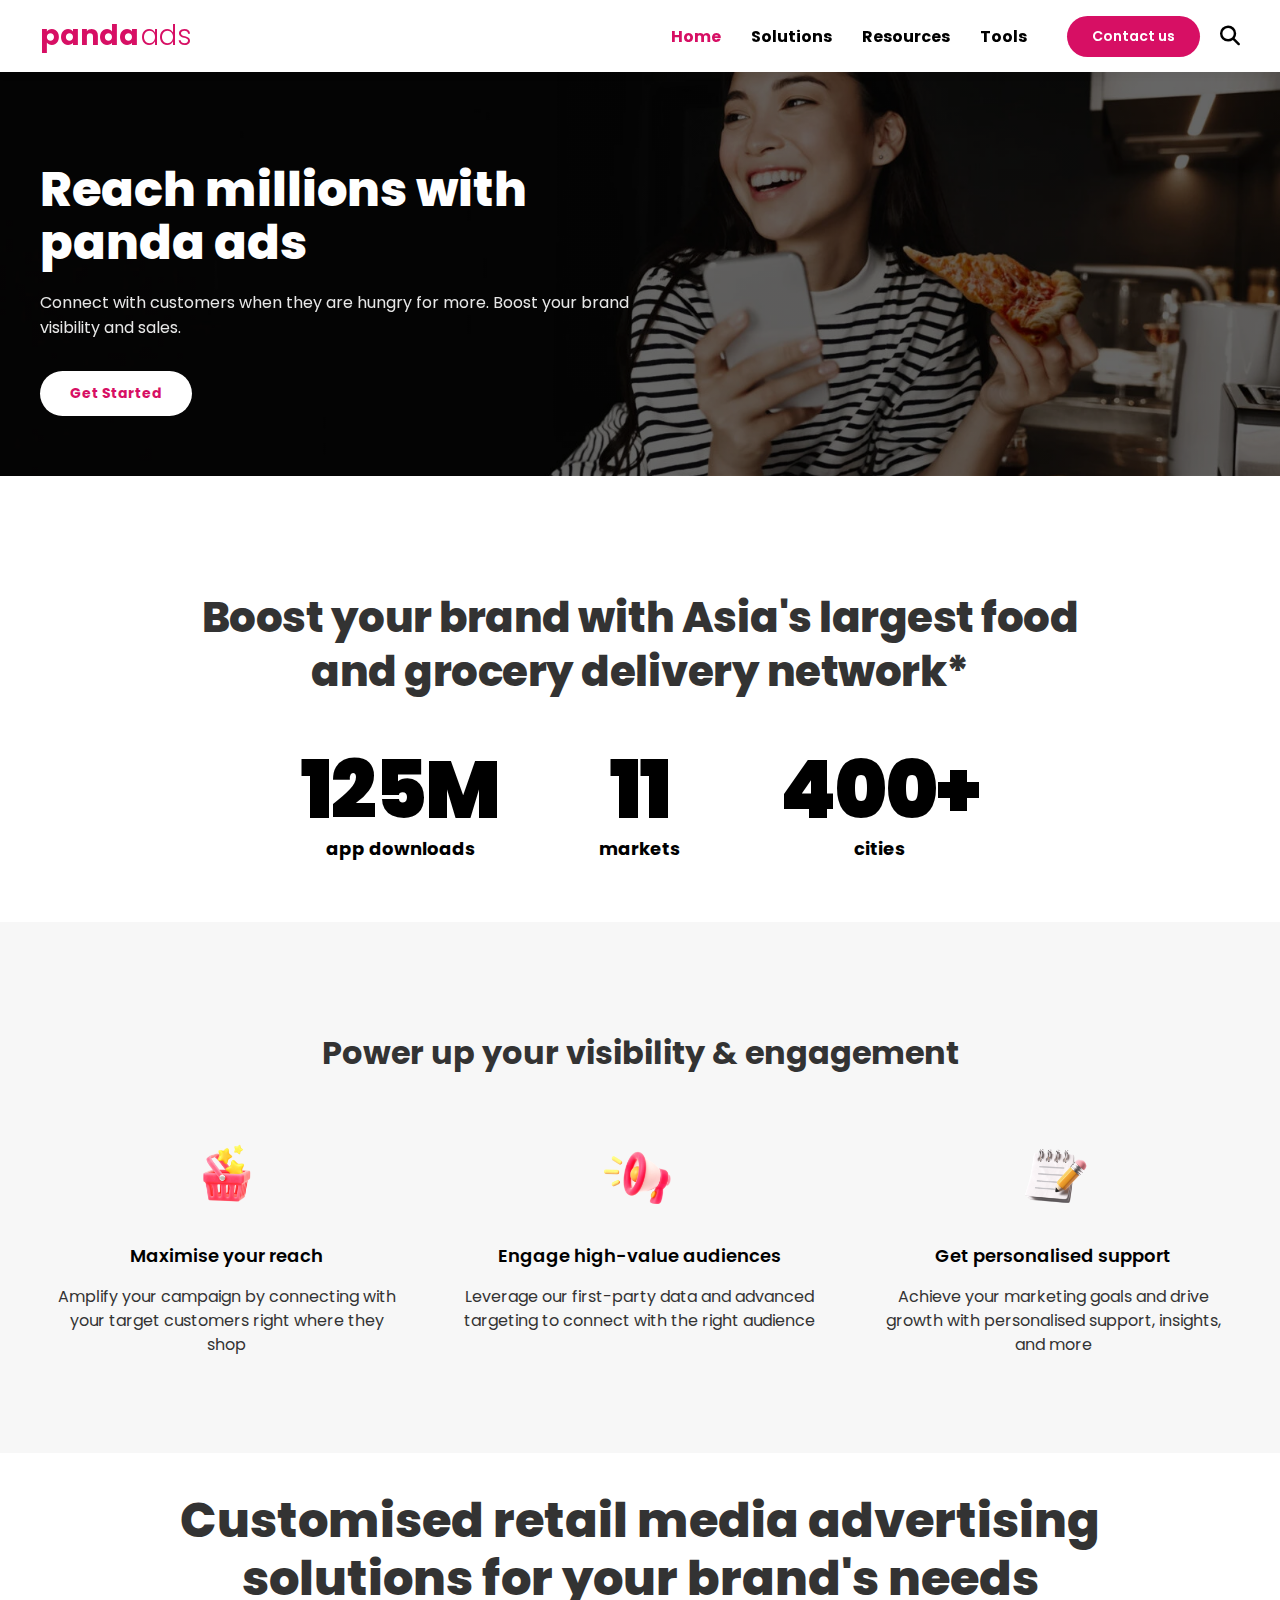
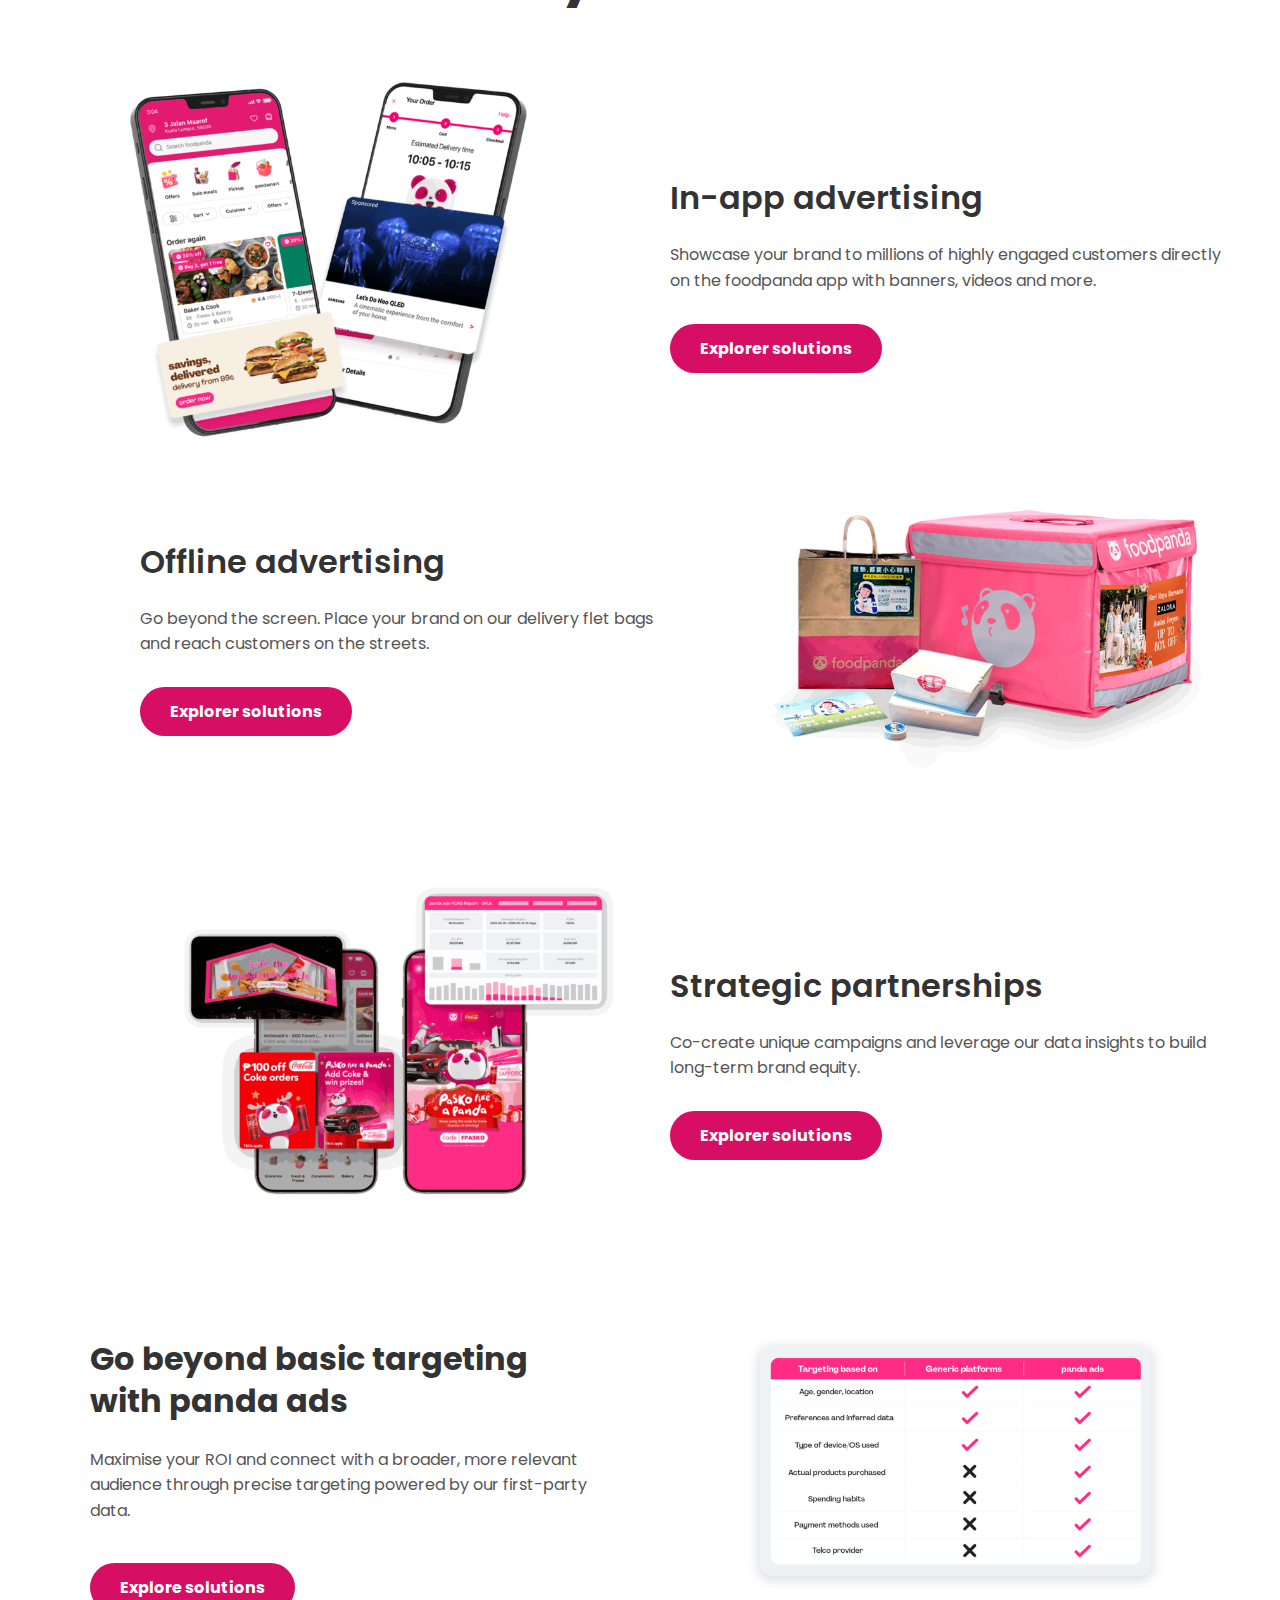
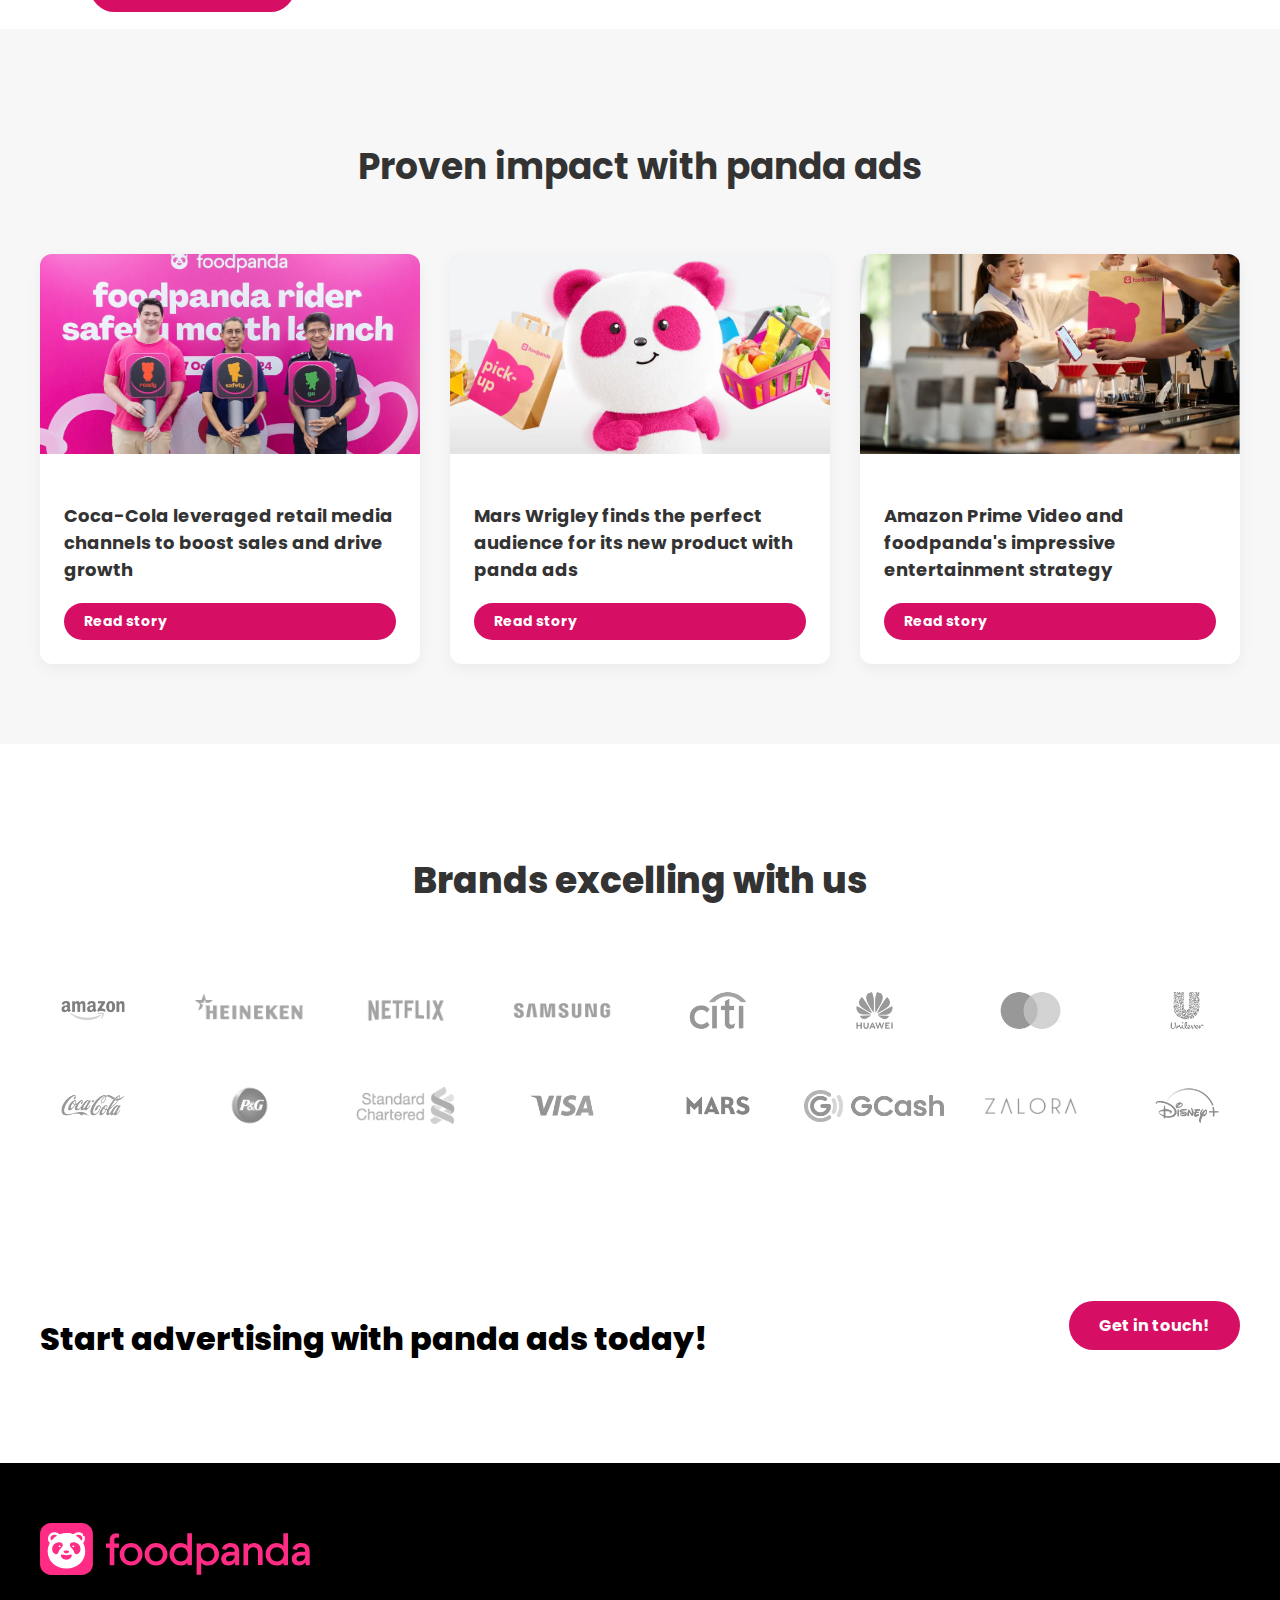
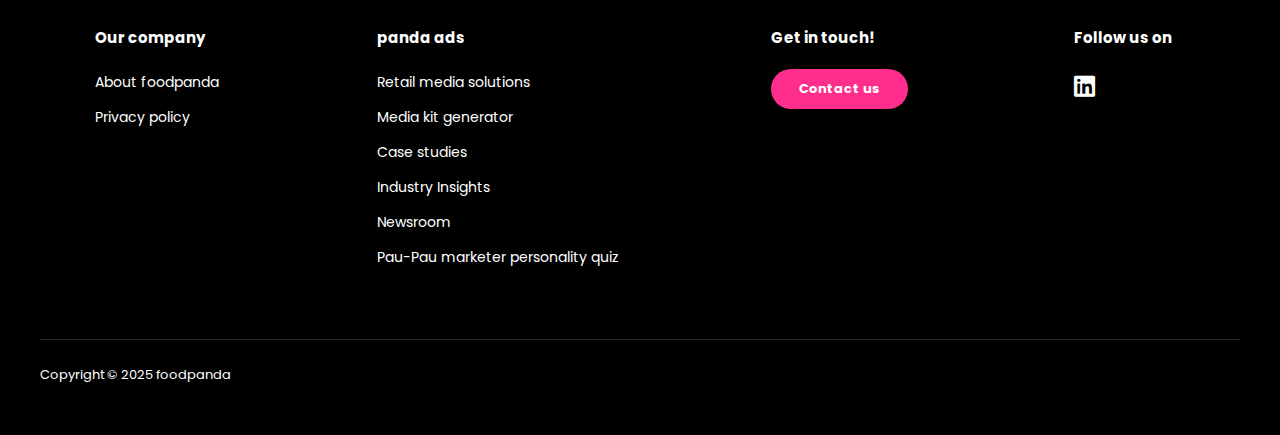
<file: pandaads.html>
<!DOCTYPE html>
<html lang="en">

<head>
    <meta charset="UTF-8">
    <meta name="viewport" content="width=device-width, initial-scale=1.0">
    <title>Panda Ads | foodpanda</title>
    <link rel="stylesheet" href="https://cdnjs.cloudflare.com/ajax/libs/font-awesome/6.5.1/css/all.min.css">
    <link rel="preconnect" href="https://fonts.googleapis.com">
    <link rel="preconnect" href="https://fonts.gstatic.com" crossorigin>
    <link
        href="https://fonts.googleapis.com/css2?family=Poppins:wght@300;400;500;600;700;800&family=Roboto:wght@300;400;500;700&display=swap"
        rel="stylesheet">

    <link rel="stylesheet" href="./assets/css/nav-footer.css">
    <link rel="stylesheet" href="./media/nav-footer-media.css">
    <link rel="stylesheet" href="./assets/css/pandaads.css">
    <link rel="stylesheet" href="./media/pandaads-media.css">

    <link rel="icon" href="https://www.foodpanda.com/wp-content/uploads/2023/02/cropped-fp-favicon-32x32.png"
        sizes="32x32">
</head>

<body>
    <!-- Panda Ads Custom Navbar -->
    <nav class="panda-ads-nav">
        <div class="container ads-nav-container">
            <div class="ads-logo">
                <a href="pandaads.html">
                    <span class="logo-panda">panda</span><span class="logo-ads">ads</span>
                </a>
            </div>

            <div class="ads-menu-wrapper">
                <ul class="ads-menu">
                    <li><a href="#" class="active">Home</a></li>
                    <li><a href="#">Solutions</a></li>
                    <li><a href="#">Resources</a></li>
                    <li><a href="#">Tools</a></li>
                </ul>

                <div class="ads-actions">
                    <a href="contact.html" class="btn-contact">Contact us</a>
                    <a href="#" class="search-icon"><i class="fas fa-search"></i></a>
                </div>
            </div>

            <div class="hamburger ads-hamburger">
                <span class="bar"></span>
                <span class="bar"></span>
                <span class="bar"></span>
            </div>
        </div>
    </nav>

    <!-- Panda Ads Hero Section -->
    <header class="ads-hero-section">
        <div class="container ads-hero-layout">
            <div class="ads-hero-content">
                <h1 class="hero-title">Reach millions with <br> panda ads</h1>
                <p class="hero-desc">Connect with customers when they are hungry for more. Boost your brand visibility
                    and sales.</p>
                <a href="#" class="btn-white-pill">Get Started</a>
            </div>
        </div>
    </header>

    <!-- Stats Section -->
    <section class="ads-stats">
        <div class="container">
            <h2 class="stats-heading">Boost your brand with Asia's largest food and grocery delivery network*</h2>
            <div class="stats-grid">
                <div class="stat-item">
                    <h3>125M</h3>
                    <p>app downloads</p>
                </div>
                <div class="stat-item">
                    <h3>11</h3>
                    <p>markets</p>
                </div>
                <div class="stat-item">
                    <h3>400+</h3>
                    <p>cities</p>
                </div>
            </div>
        </div>
    </section>

    <!-- Benefits Section -->
    <section class="ads-benefits">
        <div class="container">
            <h2>Power up your visibility & engagement</h2>
            <div class="benefits-grid">
                <div class="benefit-card">
                    <img src="./assets/img/cards/foodpandaads1.png" alt="Maximise your reach">
                    <h4>Maximise your reach</h4>
                    <p>Amplify your campaign by connecting with your target customers right where they shop</p>
                </div>
                <div class="benefit-card">
                    <img src="./assets/img/cards/foodpandaads2.png" alt="Engage high-value audiences">
                    <h4>Engage high-value audiences</h4>
                    <p>Leverage our first-party data and advanced targeting to connect with the right audience</p>
                </div>
                <div class="benefit-card">
                    <img src="./assets/img/cards/foodpandaads3.png" alt="Get personalised support">
                    <h4>Get personalised support</h4>
                    <p>Achieve your marketing goals and drive growth with personalised support, insights, and more</p>
                </div>
            </div>
        </div>
    </section>

    <!-- Solutions Section -->
    <section class="ads-solutions">
        <div class="container">
            <h2 class="solutions-heading">Customised retail media advertising<br>
                solutions for your brand's needs</h2>

            <div class="solution-row">
                <div class="solution-img">
                    <img src="./assets/img/cards/foodpandaads4.png" alt="In-app advertising">
                </div>
                <div class="solution-text">
                    <h3>In-app advertising</h3>
                    <p>Showcase your brand to millions of highly engaged customers directly on the foodpanda app with
                        banners, videos and more.</p>
                    <a href="#" class="btn-primary-pink">Explorer solutions</a>
                </div>
            </div>

            <div class="solution-row reverse">
                <div class="solution-img">
                    <img src="./assets/img/cards/foodpandaads5.png" alt="Offline advertising">
                </div>
                <div class="solution-text">
                    <h3>Offline advertising</h3>
                    <p>Go beyond the screen. Place your brand on our delivery flet bags and reach customers on the
                        streets.</p>
                    <a href="#" class="btn-primary-pink">Explorer solutions</a>
                </div>
            </div>

            <div class="solution-row">
                <div class="solution-img">
                    <img src="./assets/img/cards/foodpandaads6.png" class="strategic-img" alt="Strategic partnerships">
                </div>
                <div class="solution-text">
                    <h3>Strategic partnerships</h3>
                    <p>Co-create unique campaigns and leverage our data insights to build long-term brand equity.</p>
                    <a href="#" class="btn-primary-pink">Explorer solutions</a>
                </div>
            </div>
        </div>
    </section>

    <!-- Targeting Section -->
    <section class="ads-targeting">
        <div class="container">
            <div class="targeting-layout">
                <div class="targeting-content">
                    <h2>Go beyond basic targeting with panda ads</h2>
                    <p>Maximise your ROI and connect with a broader, more relevant audience through precise targeting
                        powered by our first-party data.</p>
                    <a href="#" class="btn-primary-pink">Explore solutions</a>
                </div>
                <div class="targeting-table-wrapper">
                    <img src="./assets/img/cards/foodpandaads7.png" alt="Targeting comparison chart"
                        class="targeting-chart-img">
                </div>
            </div>
        </div>
    </section>

    <!-- Case Studies -->
    <section class="ads-cases">
        <div class="container">
            <h2>Proven impact with panda ads</h2>
            <div class="cases-grid">
                <div class="case-card">
                    <div class="case-img"><img src="./assets/img/slider/4.webp" alt="Coca Cola"></div>
                    <div class="case-content">
                        <h4>Coca-Cola leveraged retail media channels to boost sales and drive growth</h4>
                        <a href="#" class="btn-primary-pink" style="padding: 8px 20px; font-size: 14px;">Read story</a>
                    </div>
                </div>
                <div class="case-card">
                    <div class="case-img"><img src="./assets/img/slider/5.webp" alt="Mars"></div>
                    <div class="case-content">
                        <h4>Mars Wrigley finds the perfect audience for its new product with panda ads</h4>
                        <a href="#" class="btn-primary-pink" style="padding: 8px 20px; font-size: 14px;">Read story</a>
                    </div>
                </div>
                <div class="case-card">
                    <div class="case-img"><img src="./assets/img/slider/6.webp" alt="Amazon"></div>
                    <div class="case-content">
                        <h4>Amazon Prime Video and foodpanda's impressive entertainment strategy</h4>
                        <a href="#" class="btn-primary-pink" style="padding: 8px 20px; font-size: 14px;">Read story</a>
                    </div>
                </div>
            </div>
        </div>
    </section>

    <!-- Brands Section -->
    <section class="ads-brands">
        <div class="container">
            <h2>Brands excelling with us</h2>
            <div class="brands-grid">
                <div class="brand-item"><img src="./assets/img/logo/Amazon__company_-Logo.wine-removebg-preview (1).png"
                        alt="Amazon"></div>
                <div class="brand-item logo-lg"><img
                        src="./assets/img/logo/Heineken_N.V.-Logo.wine-removebg-preview.png" alt="Heineken"></div>
                <div class="brand-item"><img src="./assets/img/logo/Netflix-Logo-Streaming-Platform-765.png"
                        alt="Netflix"></div>
                <div class="brand-item"><img src="./assets/img/logo/Samsung-Logo-2-500x281-removebg-preview.png"
                        alt="Samsung"></div>
                <div class="brand-item"><img src="./assets/img/logo/Citigroup-Logo.wine-removebg-preview.png"
                        alt="Citi"></div>
                <div class="brand-item"><img src="./assets/img/logo/Huawei-Vertical-Logo.wine-removebg-preview.png"
                        alt="Huawei"></div>
                <div class="brand-item"><img src="./assets/img/logo/Mastercard-Logo.wine-removebg-preview (1).png"
                        alt="Mastercard"></div>
                <div class="brand-item"><img src="./assets/img/logo/Unilever-Logo.wine-removebg-preview.png"
                        alt="Unilever"></div>
                <div class="brand-item"><img src="./assets/img/logo/Coca-Cola-Logo.wine-removebg-preview.png"
                        alt="Coca-Cola"></div>
                <div class="brand-item"><img src="./assets/img/logo/p&g.png" alt="P&G"></div>
                <div class="brand-item logo-lg"><img
                        src="./assets/img/logo/Standard_Chartered-Logo.wine-removebg-preview.png"
                        alt="Standard Chartered"></div>
                <div class="brand-item"><img src="./assets/img/logo/Visa_Inc.-Logo.wine-removebg-preview.png"
                        alt="Visa"></div>
                <div class="brand-item"><img src="./assets/img/logo/Mars__Incorporated-Logo.wine-removebg-preview.png"
                        alt="Mars"></div>
                <div class="brand-item"><img src="./assets/img/logo/Gcash-Logo-Vector.svg--removebg-preview.png"
                        alt="GCash"></div>
                <div class="brand-item logo-lg"><img src="./assets/img/logo/zaloro.png" alt="Zalora"></div>
                <div class="brand-item"><img src="./assets/img/logo/Disney+-Logo.wine-removebg-preview.png"
                        alt="Disney+"></div>
            </div>
        </div>
    </section>

    <!-- CTA -->
    <section class="ads-cta">
        <div class="container cta-flex">
            <h2>Start advertising with panda ads today!</h2>
            <a href="#" class="btn-primary-pink">Get in touch!</a>
        </div>
    </section>

    <footer class="main-footer">
        <div class="container">
            <div class="footer-brand">
                <img width="300px" src="./assets/img/logo/Food Panda Logo.svg" alt="foodpanda" class="footer-logo">
            </div>
            <div class="footer-top">
                <div class="footer-col">
                    <h4>Our company</h4>
                    <ul>
                        <li><a href="#">About foodpanda</a></li>
                        <li><a href="#">Privacy policy</a></li>
                    </ul>
                </div>
                <div class="footer-col">
                    <h4>panda ads</h4>
                    <ul>
                        <li><a href="#">Retail media solutions</a></li>
                        <li><a href="#">Media kit generator</a></li>
                        <li><a href="#">Case studies</a></li>
                        <li><a href="#">Industry Insights</a></li>
                        <li><a href="#">Newsroom</a></li>
                        <li><a href="#">Pau-Pau marketer personality quiz</a></li>
                    </ul>
                </div>
                <div class="footer-col">
                    <h4>Get in touch!</h4>
                    <a href="#" class="btn-footer-pink">Contact us</a>
                </div>
                <div class="footer-col">
                    <h4>Follow us on</h4>
                    <div class="social-links">
                        <a href="#"><i class="fab fa-linkedin"></i></a>
                    </div>
                </div>
            </div>
            <div class="footer-bottom">
                <p>Copyright &copy; 2025 foodpanda</p>
            </div>
        </div>
    </footer>

    <!-- Scripts -->
    <script src="./assets/js/nav-footer.js"></script>
</body>

</html>
</file>
<file: assets/css/nav-footer.css>
/* Navbar Styles */
.menu-overlay {
    position: fixed;
    top: 0;
    left: 0;
    width: 100%;
    height: 100%;
    background-color: rgba(0, 0, 0, 0.5);
    z-index: 1500;
    display: none;
    opacity: 0;
    transition: opacity 0.3s ease;
}

.menu-overlay.active {
    display: block;
    opacity: 1;
}

html.no-scroll,
body.no-scroll {
    overflow: hidden;
}

/* Nav Bar */
nav {
    font-family: poppins;
    display: flex;
    align-items: center;
    font-weight: 600;
    padding-top: 14px;
    padding-bottom: 14px;
    position: sticky;
    z-index: 999;
    top: 0;
    background-color: white;
}

.nav-logo img {
    margin-left: 80px;
}

.nav-item {
    margin-left: auto;
    margin-top: -5px;
}

.nav-item ul {
    display: flex;
    align-items: center;
    gap: 20px;
    font-size: 15px;
    margin-right: 30px;
}

.nav-item ul li {
    list-style: none;

}

.nav-item ul li a {
    text-decoration: none;
    color: black;
}

.button {
    position: relative;
}

.button button {
    margin-top: -5px;
    padding: 10px 16px;
    background-color: #ff2b85;
    border: 1px solid #ff2b85;
    border-radius: 50px;
    font-weight: 600;
    color: white;
    font-size: 13px;
    width: auto;
    min-width: 140px;
    height: 42px;
    margin-right: 25px;
    cursor: pointer;
    display: flex;
    align-items: center;
    justify-content: space-between;
    gap: 12px;
    transition: all 0.3s ease;
}

.button-text {
    display: inline-block;
    white-space: nowrap;
    font-size: 13px;
    font-weight: 600;
    line-height: 1;
}

.button button i {
    font-size: 11px;
    transition: transform 0.3s ease;
    flex-shrink: 0;
}

.location-dropdown.active button i {
    transform: rotate(180deg);
}

.location-dropdown {
    position: relative;
}

.dropdown-menu {
    position: absolute;
    top: calc(100% + 15px);
    right: 0;
    background-color: white;
    border-radius: 12px;
    box-shadow: 0 4px 20px rgba(0, 0, 0, 0.15);
    min-width: 280px;
    max-width: 320px;
    max-height: 400px;
    overflow: hidden;
    display: none;
    z-index: 1000;
    opacity: 0;
    transform: translateY(-10px);
    transition: all 0.3s ease;
}

.location-dropdown.active .dropdown-menu {
    display: block;
    opacity: 1;
    transform: translateY(0);
}

.mobile-location-item {
    width: 100%;
    list-style: none;
}

.mobile-location-item>a {
    display: flex !important;
    justify-content: space-between;
    align-items: center;
    width: 100%;
    color: black;
    text-decoration: none;
    font-size: 20px;
    padding: 0;
    cursor: pointer;
}

.mobile-location-item>a i {
    font-size: 14px;
    transition: transform 0.3s ease;
}

.mobile-location-item.active>a i {
    transform: rotate(180deg);
}

.mobile-location-item.active>a {
    color: #ff2b85;
}

.mobile-country-list {
    list-style: none;
    padding: 0;
    margin: 10px 0 0 20px !important;
    display: none;
    flex-direction: column;
    gap: 10px;
}

.mobile-location-item.active .mobile-country-list {
    display: flex;
}

.mobile-country-list li a {
    font-size: 16px !important;
    color: #555;
    padding: 8px 0;
    display: block;
}

.mobile-country-list li a:hover {
    color: #ff2b85;
    padding-left: 5px;
    background: none;
}

.mobile-country-list li.hidden {
    display: none !important;
}

.dropdown-search {
    padding: 16px;
    border-bottom: 1px solid #f0f0f0;
    position: relative;
    display: flex;
    align-items: center;
}

.dropdown-search i {
    position: absolute;
    left: 24px;
    color: #999;
    font-size: 14px;
}

.dropdown-search input {
    width: 100%;
    padding: 10px 12px 10px 36px;
    border: 1px solid #e0e0e0;
    border-radius: 8px;
    font-size: 14px;
    font-family: poppins;
    outline: none;
    transition: border-color 0.3s ease;
}

.dropdown-search input:focus {
    border-color: #ff2b85;
}

.country-list {
    list-style: none;
    padding: 8px 0;
    margin: 0;
    max-height: 320px;
    overflow-y: auto;
}

.country-list::-webkit-scrollbar {
    width: 6px;
}

.country-list::-webkit-scrollbar-track {
    background: #f5f5f5;
}

.country-list::-webkit-scrollbar-thumb {
    background-color: #ff2b85;
    border-radius: 3px;
}

.country-list li {
    margin: 0;
}

.country-list li a {
    display: block;
    padding: 12px 20px;
    color: #333;
    text-decoration: none;
    font-size: 14px;
    font-family: poppins;
    transition: all 0.2s ease;
    cursor: pointer;
}

.country-list li a:hover {
    background-color: #fff5f9;
    color: #ff2b85;
    padding-left: 24px;
}

.country-list li.hidden {
    display: none;
}

.nav-icon i {
    font-size: 20px;
    margin-top: -5px;

}

/* Footer Styles */
footer {
    background-color: #000;
    color: white;
    padding: 70px 80px 0;
}

footer>div:first-child {
    margin-bottom: 20px;
}

footer div img {
    width: 270px;
}

.ft-item {
    display: flex;
    justify-content: space-between;
    align-items: flex-start;
    max-width: 1200px;
    margin: 0 auto;
}

.ft-item>div {
    flex: 1;
}

.ft-item>div:nth-child(2) {
    margin-left: 170px;
    margin-right: auto;
}

.ft-social {
    padding-left: 50px;
    margin-left: auto;
}

.ft-policy {
    margin-left: auto;
}

.ft-item h2 {
    font-size: 18px;
    margin-bottom: 15px;
    font-weight: 600;
}

.ft-item ul {
    list-style: none;
    padding: 0;
    margin: 0;
}

.ft-item {
    padding-bottom: 40px;
}

.ft-item li {
    list-style: none;
    padding-bottom: 10px;
    cursor: pointer;
    font-size: 14px;
}

.ft-item li:hover {
    text-decoration: underline;
    color: #ff2b85;
}

.ft-item ul li i {
    font-size: 26px;
}

.ft-item ul li i:hover {
    color: #ff2b85;
}

.ft-down {
    display: flex;
    background-color: #000;
    border-top: 1px solid rgb(160, 160, 160);
    color: white;
    padding: 15px 80px;
}

.ft-down .up {
    display: flex;
    width: 100%;
    max-width: 1200px;
    margin: 0 auto;
}

.ft-down a {
    text-decoration: none;
    color: white;
}

.ft-down a:hover {
    color: #ff2b85;
}

@media (min-width: 993px) {
    footer {
        margin-top: 40px;
    }
}
</file>
<file: media/nav-footer-media.css>
/* Nav and Footer Media Queries */

/* Global styles for Mobile Menu */
.mobile-menu-overlay,
.mobile-menu-content {
    display: none;
}

.mobile-menu-overlay.active {
    display: block;
    position: fixed;
    top: 0;
    left: 0;
    width: 100%;
    height: 100%;
    background-color: rgba(0, 0, 0, 0.5);
    z-index: 1000;
}

.mobile-menu-content.active {
    display: flex;
    flex-direction: column;
    position: fixed;
    top: 0;
    left: 0;
    width: 80%;
    max-width: 300px;
    height: 100%;
    background-color: white;
    z-index: 1001;
    padding: 20px;
    box-sizing: border-box;
    box-shadow: 2px 0 10px rgba(0, 0, 0, 0.1);
    scrollbar-width: none;
    -ms-overflow-style: none;
}

.mobile-menu-content::-webkit-scrollbar {
    display: none;
}

.mobile-menu-header {
    display: flex;
    justify-content: space-between;
    align-items: center;
    margin-bottom: 40px;
    padding-bottom: 20px;
    border-bottom: 1px solid #f0f0f0;
}

.mobile-menu-logo img {
    width: 180px;
}

.mobile-menu-items {
    list-style: none;
    padding: 0;
    margin: 0;
    margin-top: 50px;
    margin-bottom: 20px;
    flex-grow: 1;
    overflow-y: auto;
    scrollbar-width: none;
}

.mobile-menu-items::-webkit-scrollbar {
    display: none;
}

.mobile-menu-items li {
    margin-bottom: 5px;
}

.mobile-menu-items li a {
    text-decoration: none;
    color: #333;
    font-size: 16px;
    font-weight: 500;
    display: block;
    padding: 10px;
    transition: all 0.3s ease;
}

.mobile-menu-items li a:hover {
    color: #ff2b85;
    background-color: #fff5f9;
    padding-left: 20px;
}

/* Mobile Location Dropdown Styles within Menu */
.mobile-location-item>a {
    display: flex;
    justify-content: space-between;
    align-items: center;
}

.mobile-country-list {
    display: none;
    list-style: none;
    padding-left: 20px;
    margin-top: 10px;
}

.mobile-location-item>a:hover {
    padding-left: 10px;
    background-color: transparent;
}

.mobile-location-item.active .mobile-country-list {
    display: block;
}

.mobile-menu-footer {
    padding-top: 20px;
    border-top: 1px solid #e0e0e0;
    margin-top: auto;
    width: 100%;
}

.mobile-login-btn {
    width: 100%;
    padding: 12px;
    background-color: #ff2b85;
    color: white;
    border: none;
    border-radius: 8px;
    font-weight: 600;
    margin-top: 0;
    cursor: pointer;
}


/* Default state for hamburger menu */
.hamburger {
    display: none;
    cursor: pointer;
    margin-right: 20px;
}

.hamburger .bar {
    display: block;
    width: 25px;
    height: 3px;
    margin: 5px auto;
    -webkit-transition: all 0.3s ease-in-out;
    transition: all 0.3s ease-in-out;
    background-color: #ff2b85;
}

/* Click animation for hamburger */
.hamburger.clicked .bar:nth-child(2) {
    opacity: 0;
}

.hamburger.clicked .bar:nth-child(1) {
    transform: translateY(8px) rotate(45deg);
}

.hamburger.clicked .bar:nth-child(3) {
    transform: translateY(-8px) rotate(-45deg);
}

/* Ensure Desktop Nav is Visible */
@media (min-width: 993px) {

    .nav-item,
    .button,
    .nav-icon {
        display: block !important;
    }

    .hamburger-menu {
        display: none !important;
    }

    nav {
        display: flex;
        align-items: center;
        justify-content: space-between;
        padding: 15px 5%;
        width: 100%;
        box-sizing: border-box;
    }

    .nav-logo img {
        margin-left: 0;
        height: auto;
    }

    .nav-right-container {
        display: flex;
        align-items: center;
    }

    .nav-item {
        margin-left: auto;
        margin-right: 30px;
        margin-top: 0;
    }

    .nav-item ul {
        display: flex;
        align-items: center;
        gap: 25px;
        margin: 0;
        padding: 0;
    }

    .nav-item ul li a {
        font-size: 15px;
        white-space: nowrap;
    }

    .button {
        margin-right: 20px;
    }

    .button button {
        margin-right: 0;
    }

    .nav-icon {
        margin-right: 0;
        margin-top: 0;
    }

    .nav-icon i {
        margin-right: 0;
        font-size: 20px;
    }
}

/* Base Responsive Adjustments */
@media (min-width: 993px) and (max-width: 1200px) {
    nav {
        padding: 15px 2%;
    }

    .nav-item {
        margin-right: 15px;
    }

    .nav-item ul {
        gap: 15px;
    }

    .nav-item ul li a {
        font-size: 14px;
    }

    .button {
        margin-right: 15px;
    }

    .button button {
        min-width: auto;
        padding: 8px 15px;
        font-size: 12px;
    }
}

/* Tablet and Mobile Design */
@media (max-width: 992px) {

    nav {
        justify-content: space-between;
        padding: 15px 0;
        position: relative;
    }

    .nav-logo img {
        margin-left: 20px;
        width: 140px;
    }

    .nav-item,
    .button,
    .nav-icon {
        display: none !important;
    }

    .hamburger {
        display: block;
    }

    footer {
        padding: 40px 20px;
        text-align: left;
    }

    footer div img {
        margin-left: 0;
        width: 180px;
        padding-top: 0;
        margin-bottom: 30px;
    }

    .ft-item {
        display: block;
        padding-top: 0;
    }

    .ft-item>div {
        margin: 0 !important;
        padding: 0 !important;
        margin-bottom: 30px !important;
        text-align: left;
        width: 100%;
    }

    .ft-social {
        margin: 0 !important;
        padding: 0 !important;
    }

    .ft-item h2 {
        font-size: 18px;
        margin-bottom: 15px;
    }

    .ft-item ul {
        padding-top: 0;
        padding-left: 0;
    }

    .ft-item ul li {
        font-size: 14px;
        margin-bottom: 8px;
    }

    .ft-item ul[style*="display: flex"] {
        justify-content: flex-start;
        gap: 20px;
    }

    .ft-down {
        flex-direction: column;
        align-items: flex-start;
        padding: 20px;
        gap: 10px;
        border-top: 1px solid #333;
    }

    .ft-down .up {
        flex-direction: column;
        align-items: flex-start;
        width: 100%;
    }

    .ft-policy {
        margin: 0 !important;
    }

    .ft-down div {
        margin: 0 !important;
        font-size: 12px;
    }
}

@media (max-width: 768px) {

    .ft-item {
        flex-direction: column;
        align-items: flex-start;
        text-align: left;
        padding: 0 0px;
    }

    .ft-item>div {
        margin: 0 !important;
        padding: 0 !important;
        margin-bottom: 30px !important;
        text-align: left;
        width: 100%;
    }

    footer div img {
        display: block;
        margin-right: auto;
        padding-top: 40px;
        width: 320px;
        max-width: 80%;
    }

    .ft-item ul[style*="display: flex"] {
        justify-content: flex-start;
        gap: 20px;
    }

    .ft-down {
        flex-direction: column;
        gap: 10px;
        text-align: left;
        align-items: flex-start;
    }

    .ft-down .up {
        flex-direction: column;
        align-items: flex-start;
    }

    .ft-down div {
        margin: 0 !important;
    }
}


/* Large Screens (from partner-media.css) */
@media (min-width: 1024px) {
    .ups {
        max-width: 1700px;
        margin-left: auto;
        margin-right: auto;
        position: relative;
    }

    footer div {
        max-width: 1200px;
        margin-left: auto;
        margin-right: auto;
    }

    .ft-up {
        max-width: 1700px;
        margin-left: auto;
        margin-right: auto;
    }

    .ft-down-item {
        padding-left: 80px;
    }
}
</file>
<file: assets/css/about.css>
/* Global Styles */
* {
    margin: 0;
    padding: 0;
    box-sizing: border-box;
    font-family: 'Poppins', sans-serif;
}

body {
    overflow-x: hidden;
    color: #333;
}

/* Typography Defaults */
h1,
h2,
h3 {
    font-weight: 700;
    line-height: 1.2;
}

p {
    font-family: 'Roboto', sans-serif;
    color: #4a4a4a;
    line-height: 1.6;
}

/* Banner Section */
.banner {
    width: 100%;
}

.banner-img {
    background-image: url('../../assets/img/banner/about-foodpanda.jpg');
    background-size: cover;
    background-position: center bottom;
    width: 100%;
    height: 400px;
    display: flex;
    align-items: flex-end;
    position: relative;
    padding-bottom: 40px;
}

.banner-img::after {
    content: '';
    position: absolute;
    top: 0;
    left: 0;
    width: 100%;
    height: 100%;
    background: linear-gradient(to top, rgba(0, 0, 0, 0.5), transparent);
}

.banner-container {
    width: 100%;
    max-width: 1200px;
    margin: 0 auto;
    position: relative;
    z-index: 1;
}

.banner-img h1 {
    font-size: 48px;
    color: white;
    text-shadow: 0 2px 4px rgba(0, 0, 0, 0.3);
    margin: 0;
}

/* Information Section */
.information {
    padding: 80px 20px;
    background-color: white;
    display: flex;
    justify-content: center;
}

.information-content {
    max-width: 1200px;
    width: 100%;
}

.information h2 {
    font-size: 32px;
    margin-bottom: 30px;
    color: #333;
}

.information p {
    font-size: 16px;
    margin-bottom: 25px;
}

/* Growing With Our Partners Section (Unified Slider) */
.growing-partners {
    background-color: #f7f7f7;
    padding: 60px 20px;
    display: flex;
    justify-content: center;
}

.growing-partners .container {
    max-width: 1200px;
    width: 100%;
}

.gp-slider-wrapper {
    position: relative;
    width: 100%;
    display: flex;
    flex-direction: column;
}

.gp-slider {
    position: relative;
    width: 100%;
    height: auto;
    overflow: hidden;
}

.gp-slide {
    position: relative;
    width: 100%;
    display: none;
    flex-direction: column;
    gap: 20px;
}

.gp-slide.active {
    display: flex;
    animation: fadeIn 0.5s ease-in-out;
}

@keyframes fadeIn {
    from {
        opacity: 0;
    }

    to {
        opacity: 1;
    }
}

.gp-text {
    order: 2;
}

.gp-text h3 {
    font-size: 32px;
    margin-bottom: 15px;
    color: #000;
    text-align: center;
}

.gp-text p {
    font-size: 16px;
    color: #444;
    line-height: 1.6;
    text-align: center;
    margin-bottom: 20px;
}

.gp-image {
    order: 1;
    width: 100%;
    height: 300px;
    border-radius: 10px;
    overflow: hidden;
    margin-bottom: 20px;
}

.gp-image img {
    width: 100%;
    height: 100%;
    object-fit: cover;
    display: block;
}

/* Slider Controls */
.slider-nav {
    display: flex;
    align-items: center;
    gap: 15px;
    margin-top: 10px;
    justify-content: center;
    order: 3;
}

.nav-arrow {
    background: none;
    border: none;
    font-size: 20px;
    color: #D70F64;
    cursor: pointer;
    padding: 10px;
    transition: transform 0.2s;
}

.nav-arrow:hover {
    transform: scale(1.1);
}

.slider-dots {
    display: flex;
    gap: 8px;
}

.dot {
    width: 8px;
    height: 8px;
    background-color: #ddd;
    border-radius: 50%;
    cursor: pointer;
    transition: all 0.3s;
}

.dot.active {
    background-color: #333;
    transform: scale(1.2);
}

/* Desktop Layout (min-width: 992px) */
@media (min-width: 992px) {
    .growing-partners {
        padding: 100px 20px;
    }

    .gp-slider-wrapper {
        min-height: 400px;
    }

    .gp-slider {
        height: 400px;
        background: transparent;
    }

    .gp-slide {
        display: flex;
        position: absolute;
        top: 0;
        left: 0;
        width: 100%;
        height: 100%;
        flex-direction: row;
        align-items: flex-start;
        justify-content: space-between;
        gap: 60px;
        opacity: 0;
        visibility: hidden;
        transform: translateX(100%);
        transition: transform 0.5s ease-in-out, opacity 0.5s ease-in-out, visibility 0.5s;
    }

    .gp-slide.active {
        opacity: 1;
        visibility: visible;
        transform: translateX(0);
        animation: none;
        display: flex;
    }

    .gp-text {
        order: 1;
        flex: 1;
        height: 100%;
        position: relative;
        text-align: left;
        padding-right: 0;
        margin-top: 50px;
    }

    .gp-text h3 {
        font-size: 48px;
        margin-bottom: 25px;
        text-align: left;
        margin-top: 0;
        line-height: 1.1;
    }

    .gp-text p {
        font-size: 18px;
        text-align: left;
        max-width: 95%;
    }

    .gp-image {
        order: 2;
        flex: 1;
        height: 400px;
        border-radius: 4px;
        margin-bottom: 0;
        display: flex;
        justify-content: flex-end;
        align-items: center;
    }

    .gp-image img {
        border-radius: 4px;
        width: 85%;
        height: 85%;
    }

    .slider-nav {
        position: relative;
        bottom: 0;
        left: 0;
        right: auto;
        width: 100%;
        margin-top: -120px;
        justify-content: flex-start;
        z-index: 10;
        background: transparent;
        padding-left: 0;
    }

    .slider-nav {
        position: relative;
        bottom: 0;
        left: 0;
        right: auto;
        width: 100%;
        margin-top: -120px;
        justify-content: flex-start;
        z-index: 10;
        background: transparent;
        padding-left: 0;
    }
}

/* Values Section */
.values {
    padding: 60px 20px;
    text-align: center;
    background-color: white;
}

.values-content {
    max-width: 1200px;
    margin: 0 auto;
}

.values h2 {
    font-size: 32px;
    margin-bottom: 40px;
    color: #333;
    font-weight: 700;
}

.vl-group {
    display: flex;
    flex-wrap: wrap;
    justify-content: center;
    gap: 15px;
    width: 100%;
}

.vl-row-1,
.vl-row-2,
.vl-row-3,
.vl-row-4 {
    display: contents;
}

.vl-btn {
    padding: 10px 20px;
    background-color: transparent;
    border: 1.4px solid #D70F64;
    color: #D70F64;
    border-radius: 50px;
    font-size: 14px;
    font-weight: 600;
    cursor: pointer;
    white-space: nowrap;
    transition: all 0.3s ease;
}

.vl-btn:hover {
    background-color: #D70F64;
    color: white;
    transform: translateY(-2px);
}

.vl-black {
    background-color: #000;
    border-color: #000;
    color: white;
}

.vl-black:hover {
    background-color: #333;
    border-color: #333;
}

/* Desktop Layout Override */
@media (min-width: 992px) {
    .values {
        padding: 100px 20px;
    }

    .values h2 {
        font-size: 48px;
        margin-bottom: 60px;
    }

    .vl-group {
        display: flex;
        flex-direction: column;
        align-items: center;
        gap: 25px;
    }

    .vl-row-1,
    .vl-row-2,
    .vl-row-3,
    .vl-row-4 {
        display: flex;
        justify-content: center;
        gap: 25px;
        width: 100%;
        width: auto;
    }

    .vl-btn {
        font-size: 15px;
        padding: 10px 24px;
    }
}

/* Feature Value Slider Section */
.feature-value {
    padding: 100px 20px;
    background-color: #fff;
    display: flex;
    justify-content: center;
}

.fv-container {
    max-width: 1200px;
    width: 100%;
    position: relative;
}

.fv-slider {
    position: relative;
    width: 100%;
    min-height: 500px;
    overflow: hidden;
    cursor: grab;
}

.fv-slider:active {
    cursor: grabbing;
}

.fv-slide {
    position: absolute;
    top: 0;
    left: 0;
    width: 100%;
    height: 100%;
    display: flex;
    gap: 60px;
    align-items: center;
    transition: transform 0.5s ease-in-out;
    background-color: white;
    transform: translateX(100%);
}

.fv-slide.active {
    transform: translateX(0);
}

.fv-text {
    flex: 1;
}

.fv-text h2 {
    font-size: 48px;
    margin-bottom: 25px;
    color: #333;
}

.fv-text p {
    font-size: 18px;
    line-height: 1.8;
}

.fv-image {
    flex: 1;
    padding: 40px;
    width: 100%;
}

.fv-image img {
    width: 100%;
    height: auto;
    object-fit: contain;
    border-radius: 20px;
}

/* Join Team Section */
.join-team {
    padding: 100px 20px;
    background-color: #f7f7f7;
    display: flex;
    justify-content: center;
}

.jt-container {
    max-width: 1200px;
    width: 100%;
    display: flex;
    flex-direction: column;
    gap: 60px;
    align-items: center;
}

.jt-text {
    flex: 1;
}

.jt-text h2 {
    font-size: 48px;
    margin-bottom: 25px;
}

.jt-text p {
    font-size: 18px;
    margin-bottom: 40px;
}

.jt-image {
    flex: 1;
    border-radius: 20px;
    overflow: hidden;
    width: 100%;
    box-shadow: 0 20px 40px rgba(0, 0, 0, 0.1);
}

.jt-image img {
    width: 100%;
    height: auto;
    display: block;
}

.jt-actions .jt-btn {
    display: inline-block;
    padding: 10px 30px;
    background-color: #ff2b85;
    color: white;
    text-decoration: none;
    border-radius: 50px;
    font-weight: 700;
    font-size: 15px;
    transition: background-color 0.3s, transform 0.2s;
}

.jt-actions .jt-btn:hover {
    background-color: #e02675;
    transform: translateY(-3px);
    box-shadow: 0 10px 20px rgba(255, 43, 133, 0.3);
}
</file>
<file: media/about-media.css>
/* Responsive Styles for About Page */

/* =========================================
   Large Screens / Desktops (min-width: 1200px)
   ========================================= */
@media (min-width: 1200px) {

    .container,
    .fv-container,
    .jt-container,
    .values-content,
    .information-content,
    .banner-container {
        max-width: 1400px;
    }

    .banner-img h1 {
        font-size: 72px;
    }

    .information-content {
        padding: 0 50px;
    }

    .information h2 {
        font-size: 48px;
    }
}

/* =========================================
   Desktop & Laptop (min-width: 992px)
   ========================================= */
@media (min-width: 992px) {

    .banner-img {
        height: 500px;
    }

    .banner-container {
        padding: 0 70px;
    }

    .growing-partners .container {
        flex-direction: row;
        align-items: flex-start;
        justify-content: space-between;
        gap: 60px;
        padding: 0 50px;
    }

    .fv-container {
        flex-direction: row;
        gap: 80px;
        padding: 0 50px;
    }

    .jt-container {
        flex-direction: row;
        gap: 80px;
        padding: 0 50px;
    }

    .jt-text {
        order: 1;
    }

    .jt-image {
        order: 2;
    }

    .growing-image {
        min-height: 400px;
    }
}

/* =========================================
   Tablet (max-width: 991px)
   ========================================= */
@media (max-width: 991px) {
    .banner-img h1 {
        font-size: 56px;
        margin-left: 40px;
    }

    .values h2 {
        font-size: 40px;
    }

    .vl-btn {
        padding: 12px 24px;
        font-size: 16px;
    }

    .fv-text h2,
    .jt-text h2 {
        font-size: 36px;
        text-align: center;
    }

    .fv-text p,
    .jt-text p {
        text-align: center;
    }

    .jt-actions {
        display: flex;
        justify-content: center;
    }

    .growing-partners .container,
    .fv-container,
    .jt-container {
        flex-direction: column;
    }

    .growing-image,
    .fv-image,
    .jt-image {
        width: 100%;
        max-width: 700px;
        margin: 0 auto;
    }
}

/* =========================================
   Mobile (max-width: 768px)
   ========================================= */
@media (max-width: 768px) {

    .banner-img {
        height: 350px;
    }

    .banner-img h1 {
        font-size: 40px;
        margin-left: 20px;
    }

    .information,
    .growing-partners,
    .values,
    .join-team {
        padding: 60px 20px;
    }

    .feature-value {
        padding-top: 30px;
        padding-bottom: 60px;
    }

    .information h2 {
        font-size: 32px;
    }

    .fv-text h2,
    .jt-text h2 {
        font-size: 32px;
    }

    .fv-slider .fv-slide {
        flex-direction: column;
        justify-content: flex-start;
        text-align: center;
        padding-top: 0;
    }

    .fv-slider .fv-image {
        order: 1;
        margin-bottom: 5px;
        width: 100%;
        padding: 0;
        display: flex;
        justify-content: center;
    }

    .fv-slider .fv-image img {
        width: 100%;
        max-width: 90%;
        height: auto;
        object-fit: contain;
        max-height: 350px;
    }

    .fv-slider .fv-text {
        order: 2;
        padding: 0 5px;
        margin-top: -10px;
    }

    .fv-slider .fv-text h2 {
        margin-bottom: 8px;
        font-size: 24px;
        line-height: 1.2;
    }

    .fv-slider .fv-text p {
        text-align: center;
        margin-bottom: 0;
        font-size: 14px;
    }

    /* Values Section Mobile Responsive */
    .values h2 {
        font-size: 32px;
    }

    .vl-group {
        flex-direction: row;
        flex-wrap: wrap;
        align-items: center;
        justify-content: center;
        gap: 10px;
    }

    .vl-btn {
        width: auto;
        max-width: 100%;
        text-align: center;
        font-size: 11px;
        padding: 8px 15px;
        white-space: nowrap;
    }
}
</file>
<file: assets/css/careers.css>
/* Careers Page Specific Styles - Standalone */

* {
    box-sizing: border-box;
    margin: 0;
    padding: 0;
}

body {
    font-family: 'Poppins', sans-serif;
    color: #333;
    overflow-x: hidden;
}

ul {
    list-style: none;
}

a {
    text-decoration: none;
    color: inherit;
}

/* Navbar */
.careers-nav {
    background: #fff;
    border-bottom: 1px solid #e0e0e0;
    position: sticky;
    top: 0;
    z-index: 1000;
    font-family: 'Poppins', sans-serif;
    height: 85px;
    display: flex;
    align-items: center;
}

.nav-container {
    max-width: 1400px;
    width: 100%;
    margin: 0 auto;
    padding: 0 40px;
    display: flex;
    align-items: center;
    justify-content: space-between;
}

.nav-logo img {
    height: 45px;
    display: block;
}

.nav-menu {
    flex: 1;
    display: flex;
    justify-content: center;
}

.nav-menu ul {
    display: flex;
    gap: 40px;
    align-items: center;
}

.nav-menu a {
    font-size: 16px;
    font-weight: 600;
    color: #000;
    display: flex;
    align-items: center;
    gap: 6px;
    transition: color 0.2s;
    text-transform: none;
}

.nav-menu a:hover {
    color: #D70F64;
}

.nav-menu i {
    font-size: 14px;
    color: #333;
    transition: transform 0.2s;
}

.nav-menu a:hover i {
    color: #D70F64;
    transform: rotate(180deg);
}

.nav-actions {
    display: flex;
    align-items: center;
    height: 100%;
}

.saved-jobs-link {
    color: #D70F64;
    font-weight: 600;
    font-size: 16px;
    display: flex;
    align-items: center;
    gap: 8px;
    transition: opacity 0.2s;
    height: 100%;
}

.saved-jobs-link i {
    font-size: 20px;
}

.saved-jobs-link:hover {
    opacity: 0.8;
}

/* Hero Language Expandable Button */
.lang-dropdown-wrapper {
    position: absolute;
    top: 100%;
    right: 5px;
    z-index: 20;
    background: #D70F64;
    color: white;
    width: 200px;
    border-radius: 0 0 10px 10px;
    overflow: hidden;
    transition: all 0.3s ease;
    cursor: pointer;
    box-shadow: 0 4px 10px rgba(0, 0, 0, 0.1);
    height: 54px;
}

.lang-dropdown-wrapper.expanded {
    height: 200px;
    background: #b00c50;
}

.lang-header {
    padding: 15px 40px;
    display: flex;
    align-items: center;
    justify-content: center;
    gap: 10px;
    font-size: 15px;
    font-weight: 600;
    font-family: 'Poppins', sans-serif;
}

.lang-header i {
    font-size: 11px;
    transition: transform 0.3s;
}

.lang-dropdown-wrapper.expanded .lang-header i {
    transform: rotate(180deg);
}

.lang-options {
    list-style: none;
    padding: 0;
    margin: 0;
    opacity: 0;
    transition: opacity 0.2s 0.1s;
}

.lang-dropdown-wrapper.expanded .lang-options {
    opacity: 1;
}

.lang-options li {
    border-top: 1px solid rgba(255, 255, 255, 0.1);
}

.lang-options li a {
    display: block;
    padding: 10px 20px;
    color: white;
    font-size: 14px;
    font-weight: 500;
    text-align: center;
    transition: background 0.2s;
}

.lang-options li a:hover {
    background: rgba(255, 255, 255, 0.1);
}

.hamburger {
    display: none;
}

/* Hero Section */
.careers-hero {
    background: #FFC2D6;
    padding: 40px 0;
    display: flex;
    align-items: center;
    position: relative;
    overflow: hidden;
    min-height: 600px;
    margin-top: -5px;
    z-index: 1;
}

.hero-visual {
    position: absolute;
    right: -100px;
    left: auto;
    top: 50%;
    transform: translateY(-50%);
    z-index: 1;
    width: 650px;
    height: 650px;
    pointer-events: none;
}

.hero-container {
    max-width: 1400px;
    margin: 0 auto;
    display: flex;
    justify-content: flex-start;
    align-items: center;
    width: 100%;
    padding: 0 40px;
    position: relative;
    height: 100%;
}

.hero-text {
    max-width: 100%;
    z-index: 10;
    padding-right: 0;
    position: relative;
    width: 100%;
}

.hero-text h1 {
    font-size: 48px;
    font-weight: 800;
    line-height: 1.1;
    margin-bottom: 20px;
    color: #121212;
    letter-spacing: -1px;
    white-space: nowrap;
}

.hero-text .hero-subheading {
    font-size: 28px;
    font-weight: 400;
    margin-bottom: 50px;
    color: #333;
    line-height: 1.4;
    white-space: nowrap;
}

.job-search-box {
    background: white;
    padding: 4px 4px 4px 20px;
    border-radius: 50px;
    display: flex;
    align-items: center;
    box-shadow: 0 8px 24px rgba(0, 0, 0, 0.08);
    max-width: 520px;
    height: 50px;
}

.job-search-box input {
    border: none;
    outline: none;
    flex: 1;
    font-size: 15px;
    font-family: 'Poppins', sans-serif;
    color: #555;
    font-weight: 500;
}

.job-search-box input::placeholder {
    color: #888;
}

.search-submit {
    background: #D70F64;
    color: white;
    border: none;
    width: 42px;
    height: 42px;
    border-radius: 50%;
    cursor: pointer;
    display: flex;
    align-items: center;
    justify-content: center;
    font-size: 18px;
    transition: background 0.2s, transform 0.2s;
    margin-left: 10px;
}

.search-submit:hover {
    background: #b00c50;
    transform: scale(1.05);
}

.hero-visual {
    position: absolute;
    right: -150px;
    left: auto;
    top: 50%;
    transform: translateY(-50%);
    z-index: 1;
    width: 800px;
    height: 800px;
    pointer-events: none;
}

.hero-visual img {
    width: 100%;
    height: 100%;
    object-fit: contain;
    opacity: 0.9;
}

/* Mission Section */
.mission-section {
    text-align: center;
    padding: 80px 20px;
    max-width: 1400px;
    margin: 0 auto;
}

.mission-section blockquote {
    font-size: 28px;
    font-weight: 700;
    color: #333;
    margin-bottom: 30px;
    line-height: 1.4;
    white-space: nowrap;
    text-align: center;
}

.mission-section p {
    font-size: 15px;
    color: #666;
    line-height: 1.8;
    margin-bottom: 15px;
    max-width: 800px;
    margin: 0 auto 15px auto;
}

/* Info Section Redesign ("We Love What We Do") */
.info-section {
    padding: 35px 0;
    background: #F7F7F7;
    overflow: hidden;
    position: relative;
}

.info-section .container {
    max-width: 1200px;
    margin: 0 auto;
    display: flex;
    align-items: center;
    justify-content: space-between;
    gap: 15px;
    padding: 0 40px;
    position: relative;
    z-index: 2;
}

.info-text {
    flex: 0 0 45%;
    max-width: 500px;
}

.info-text h3 {
    font-size: 42px;
    color: #D70F64;
    font-weight: 700;
    margin-bottom: 24px;
    line-height: 1.2;
}

.info-text p {
    font-size: 16px;
    line-height: 1.6;
    color: #333;
    margin-bottom: 40px;
    font-weight: 400;
}

/* Button with Panda Overlay */
.btn-with-panda {
    position: relative;
    display: inline-block;
    margin-top: 40px;
    z-index: 10;
}

.panda-on-btn {
    position: absolute;
    width: 60px;
    height: auto;
    top: -38px;
    left: 15px;
    z-index: 20;
}

.info-text .btn-primary {
    background: #D70F64;
    color: white;
    padding: 12px 35px;
    border-radius: 50px;
    font-weight: 700;
    font-size: 14px;
    text-transform: uppercase;
    letter-spacing: 0.5px;
    box-shadow: 0 4px 6px rgba(215, 15, 100, 0.2);
    display: inline-block;
    position: relative;
    z-index: 10;
    text-decoration: none;
    transition: background 0.2s, transform 0.2s;
}

.info-text .btn-primary:hover {
    background: #b00c50;
    transform: translateY(-2px);
}

/* Image Wrapper with decorative backdrop */
.info-image-wrapper {
    flex: 1;
    position: relative;
    display: flex;
    justify-content: flex-end;
    padding-right: 0;
}

.pink-backdrop {
    position: absolute;
    width: 150%;
    height: 140%;
    top: -20%;
    right: -50%;
    background: #FFC2D6;
    border-radius: 50px;
    z-index: 0;
    transform: rotate(-2deg);
    transform-origin: top right;
    display: block;
}

.we-love-section .pink-backdrop {
    width: 1000px;
    height: 106vh;
    top: -15px;
    left: 150px;
    right: auto;
    bottom: 10px;
    border-radius: 10px;
    background: #FFC2D6;
    transform: none;
    z-index: 0;
}

.info-image-wrapper .main-img {
    position: relative;
    z-index: 10;
    width: 550px;
    height: 550px;
    object-fit: cover;
    border-radius: 30px;
    box-shadow: 0 20px 40px rgba(0, 0, 0, 0.15);
    display: block;
}

/* Reverse section (at foodpanda) adjustments */
.info-section.reverse {
    background: #fff;
}

.info-section.reverse .container {
    flex-direction: row;
    gap: 15px;
}

.info-section.reverse .info-image-wrapper {
    padding-right: 140px;
}

.info-section.reverse .info-text {
    transform: translateX(-55px);
}

.reverse-backdrop {
    width: 1000px;
    height: 106vh;
    top: -15px;
    left: auto;
    right: 240px;
    border-radius: 10px;
    position: absolute;
    background: #FFC2D6;
    z-index: 0;
    transform: none;
}

.reverse-panda .panda-on-btn {
    left: 15px;
    right: auto;
    transform: none;
}

/* Stats Section */
.stats-bg-section {
    background: #FFC2D6;
    padding: 80px 20px;
    margin-top: 60px;
}

.stats-bg-section .container {
    max-width: 1200px;
    margin: 0 auto;
    text-align: center;
}

.stats-title {
    font-size: 32px;
    font-weight: 700;
    margin-bottom: 60px;
    color: #333;
}

.stats-content-wrapper {
    display: flex;
    align-items: center;
    justify-content: center;
    gap: 80px;
}

.stats-left {
    display: grid;
    grid-template-columns: repeat(2, 1fr);
    gap: 20px;
}

.stat-box {
    background-color: white;
    background-clip: content-box;
    width: 240px;
    height: 240px;
    border-radius: 35px;
    padding: 10px;
    border: 3px solid white;
    display: flex;
    flex-direction: column;
    justify-content: center;
    align-items: center;
    box-shadow: none;
}

.stat-box .num {
    font-size: 52px;
    font-weight: 800;
    color: #D70F64;
    margin-bottom: 8px;
    line-height: 1;
}

.stat-box .label {
    font-size: 16px;
    font-weight: 800;
    color: #D70F64;
    text-transform: uppercase;
    letter-spacing: 1px;
}

.stats-right {
    flex: 0 0 auto;
}

.stats-right img {
    height: 450px;
    width: auto;
    display: block;
}

/* Roles Section */
.roles-showcase {
    padding: 80px 20px;
    max-width: 1400px;
    margin: 0 auto;
    text-align: center;
}

.section-heading {
    font-size: 90px;
    font-weight: 700;
    color: #ff2b85;
    margin-bottom: 50px;
}

.roles-showcase {
    padding: 100px 20px 80px;
    max-width: 1400px;
    margin: 0 auto;
    text-align: left;
}

.section-heading {
    font-size: 32px;
    font-weight: 700;
    color: #ff2b85;
    margin-bottom: 80px;
}

.roles-cards {
    display: flex;
    justify-content: center;
    gap: 30px;
    flex-wrap: wrap;
}

.role-item {
    flex: 1;
    min-width: 320px;
    max-width: 420px;
    background: white;
    border: 1.4px solid #ff2b85;
    border-bottom: 6px solid #ff2b85;
    border-radius: 12px;
    padding: 60px 30px 20px;
    position: relative;
    transition: all 0.3s;
    text-align: left;
    display: flex;
    flex-direction: column;
    margin-top: 40px;
}

.role-item:hover {
    transform: translateY(-5px);
    box-shadow: 0 15px 40px rgba(0, 0, 0, 0.1);
}

/* Floating Top Logo Wrapper */
.role-logo-wrapper {
    position: absolute;
    top: -45px;
    left: 50%;
    transform: translateX(-50%);
    width: 90px;
    height: 90px;
    background: white;
    border: 1.4px solid #ff2b85;
    border-radius: 50%;
    display: flex;
    align-items: center;
    justify-content: center;
    box-shadow: 0 5px 15px rgba(0, 0, 0, 0.05);
}

.role-logo-wrapper img {
    width: 60%;
    height: auto;
}

/* Star Icon */
.role-star {
    position: absolute;
    top: 20px;
    right: 20px;
    font-size: 24px;
    color: #D70F64;
}

.role-item h4 {
    font-size: 24px;
    font-weight: 700;
    color: #1a1a1a;
    margin-bottom: 40px;
    line-height: 1.3;
    min-height: 64px;
}

.role-loc {
    font-size: 16px;
    color: #1a1a1a;
    font-weight: 500;
    margin-bottom: 40px;
    display: flex;
    align-items: center;
    gap: 10px;
}

.role-loc i {
    color: #ff2b85;
    font-size: 20px;
}

.btn-read-more {
    background: #ff2b85;
    color: white;
    padding: 12px 30px;
    border-radius: 50px;
    font-weight: 700;
    font-size: 14px;
    text-transform: uppercase;
    text-align: center;
    align-self: center;
    margin-top: auto;
    box-shadow: 0 4px 10px rgba(215, 15, 100, 0.2);
    transition: background 0.2s;
    min-width: 180px;
}

.btn-read-more:hover {
    background: #b00c50;
    color: white;
}

/* Stories / Blog */
.stories-section {
    padding: 60px 20px 100px;
    max-width: 1400px;
    margin: 0 auto;
}

.section-heading-left {
    font-size: 32px;
    font-weight: 700;
    color: #333;
    margin-bottom: 40px;
}

.stories-grid {
    display: grid;
    grid-template-columns: repeat(3, 1fr);
    gap: 30px;
}

.story-card {
    background: white;
    border-radius: 12px;
    overflow: hidden;
    box-shadow: 0 4px 15px rgba(0, 0, 0, 0.05);
    display: flex;
    flex-direction: column;
    min-height: 530px;
    border: 1px solid #f0f0f0;
    transition: transform 0.3s ease, box-shadow 0.3s ease;
}

.story-card:hover {
    transform: translateY(-5px);
    box-shadow: 0 8px 25px rgba(0, 0, 0, 0.1);
}

.story-img {
    position: relative;
    height: 220px;
    overflow: hidden;
}

.story-img img {
    width: 100%;
    height: 100%;
    object-fit: cover;
    transition: transform 0.5s ease;
}

.story-card:hover .story-img img {
    transform: scale(1.05);
}

.date-overlay {
    position: absolute;
    top: 15px;
    left: 15px;
    background: rgba(0, 0, 0, 0.5);
    color: white;
    padding: 6px 14px;
    border-radius: 6px;
    font-size: 14px;
    font-weight: 500;
    z-index: 10;
    backdrop-filter: blur(4px);
}

.story-body {
    padding: 25px;
    display: flex;
    flex-direction: column;
    flex-grow: 1;
}

.story-category {
    color: #ff2b85;
    font-size: 14px;
    font-weight: 600;
    text-transform: uppercase;
    margin-bottom: 20px;
    letter-spacing: 0.5px;
}

.story-body h4 {
    font-size: 28px;
    font-weight: 400;
    color: #1a1a1a;
    margin-bottom: 20px;
    line-height: 1.3;
}

.story-excerpt {
    font-size: 18px;
    color: #333;
    line-height: 1.5;
    margin-bottom: 30px;
    flex-grow: 1;
}

.read-more-link {
    align-self: flex-end;
    margin-top: auto;
    color: #1a1a1a;
    font-weight: 600;
    font-size: 18px;
    text-transform: uppercase;
    display: flex;
    align-items: center;
    gap: 8px;
    transition: color 0.2s;
    letter-spacing: 0.5px;
}

.read-more-link:hover {
    color: #ff2b85;
}

.read-more-link i {
    font-size: 18px;
}

.center-btn {
    text-align: center;
    margin-top: 50px;
}

.center-btn .btn-primary {
    background: #ff2b85;
    color: white;
    padding: 16px 60px;
    border-radius: 50px;
    font-weight: 700;
    font-size: 18px;
    text-transform: uppercase;
    letter-spacing: 1px;
    display: inline-block;
    transition: all 0.3s ease;
    box-shadow: 0 4px 15px rgba(255, 43, 133, 0.3);
}

.center-btn .btn-primary:hover {
    background: #e02475;
    transform: translateY(-3px);
    box-shadow: 0 6px 20px rgba(255, 43, 133, 0.4);
}

/* Footer (Custom) */
.careers-footer {
    background: #000;
    color: white;
    padding: 60px 40px;
}

.footer-content {
    max-width: 1200px;
    margin: 0 auto;
    display: grid;
    grid-template-columns: repeat(4, 1fr);
    gap: 40px;
}

.footer-col h4 {
    font-size: 16px;
    font-weight: 700;
    margin-bottom: 20px;
}

.footer-col ul li {
    margin-bottom: 10px;
}

.footer-col ul li a {
    font-size: 14px;
    color: #ccc;
    transition: color 0.3s;
}

.footer-col ul li a:hover {
    color: white;
}

.share-job-btn {
    background: white;
    color: black;
    padding: 10px 20px;
    border-radius: 4px;
    font-weight: 700;
    font-size: 14px;
    display: inline-flex;
    align-items: center;
    gap: 10px;
}

.footer-bottom {
    max-width: 1200px;
    margin: 60px auto 0;
    padding-top: 20px;
    border-top: 1px solid #333;
    text-align: left;
}

.social-links a {
    font-size: 20px;
    color: white;
}
</file>
<file: media/careers-media.css>
/* Careers Page Responsive Styles */

/* Base Logic: Hide Mobile Menu on Desktop */
.mobile-menu-overlay,
.mobile-menu-content {
    display: none;
}

/* Tablet & Smaller Desktop (max-width: 992px) */
@media (max-width: 992px) {

    .nav-menu {
        display: none !important;
    }

    .nav-actions {
        display: none;
    }

    .lang-dropdown-wrapper {
        display: none !important;
    }

    .hamburger {
        display: block;
        cursor: pointer;
        padding: 10px;
        z-index: 1002;
        position: relative;
    }

    .hamburger span {
        display: block;
        width: 25px;
        height: 3px;
        background: #333;
        margin: 5px 0;
        transition: 0.3s;
    }

    .hamburger.open span:nth-child(1) {
        transform: translateY(8px) rotate(45deg);
    }

    .hamburger.open span:nth-child(2) {
        opacity: 0;
    }

    .hamburger.open span:nth-child(3) {
        transform: translateY(-8px) rotate(-45deg);
    }

    /* Mobile Menu Overlay Styles */
    .mobile-menu-overlay {
        display: none;
        position: fixed;
        top: 0;
        left: 0;
        width: 100%;
        height: 100%;
        background-color: rgba(0, 0, 0, 0.5);
        z-index: 1000;
    }

    .mobile-menu-overlay.active {
        display: block;
    }

    .mobile-menu-content {
        display: none;
        flex-direction: column;
        position: fixed;
        top: 0;
        left: 0;
        width: 80%;
        max-width: 300px;
        height: 100%;
        background-color: white;
        z-index: 1001;
        padding: 20px;
        box-sizing: border-box;
        box-shadow: 2px 0 10px rgba(0, 0, 0, 0.1);
        transform: translateX(-100%);
        transition: transform 0.3s ease-in-out;
    }

    .mobile-menu-content.active {
        display: flex;
        transform: translateX(0);
    }

    .mobile-menu-header {
        display: flex;
        justify-content: space-between;
        align-items: center;
        margin-bottom: 20px;
        padding-bottom: 20px;
        border-bottom: 1px solid #f0f0f0;
    }

    .mobile-menu-logo img {
        width: 150px;
    }

    .mobile-menu-items {
        list-style: none;
        padding: 0;
        margin: 0;
        flex-grow: 1;
        overflow-y: auto;
    }

    .mobile-menu-items li {
        margin-bottom: 5px;
    }

    .mobile-menu-items li a {
        text-decoration: none;
        color: #333;
        font-size: 16px;
        font-weight: 500;
        display: block;
        padding: 12px 10px;
        transition: all 0.3s ease;
        border-bottom: 1px solid #f9f9f9;
    }

    .mobile-menu-items li a:hover {
        color: #D70F64;
        background-color: #fff5f9;
        padding-left: 20px;
    }

    /* Footer in Menu */
    .mobile-menu-footer {
        padding-top: 20px;
        border-top: 1px solid #e0e0e0;
        margin-top: auto;
    }

    .mobile-login-btn {
        width: 100%;
        padding: 12px;
        background-color: #D70F64;
        color: white;
        border: none;
        border-radius: 8px;
        font-weight: 600;
        cursor: pointer;
    }

    /* Hero Section */
    .careers-hero {
        min-height: auto;
        padding: 40px 0 60px;
        background-color: #FFC2D6;
    }

    .hero-container {
        flex-direction: column;
        text-align: center;
        padding: 0 20px;
    }

    .hero-text {
        padding-right: 0;
        margin-bottom: 30px;
        z-index: 5;
        width: 100%;
    }

    .hero-text h1 {
        font-size: 28px;
        line-height: 1.2;
        margin-bottom: 15px;
        white-space: normal;
        padding: 0 10px;
    }

    .hero-text .hero-subheading {
        font-size: 16px;
        white-space: normal;
        margin-bottom: 30px;
        padding: 0 20px;
    }

    .job-search-box {
        margin: 0 auto;
        width: 100%;
        max-width: 100%;
        box-shadow: 0 5px 15px rgba(0, 0, 0, 0.1);
        display: flex;
        padding: 5px;
        box-sizing: border-box;
    }

    .job-search-box input {
        font-size: 14px;
        width: 100%;
        min-width: 0;
    }

    .hero-visual {
        position: relative;
        right: auto;
        top: auto;
        transform: none;
        width: 100%;
        height: auto;
        max-width: 320px;
        margin: 20px auto 0;
        opacity: 1;
    }

    .hero-visual img {
        width: 100%;
        height: auto;
        display: block;
    }

    /* Alternating Sections - Stack them */
    .info-section .container,
    .info-section.reverse .container {
        flex-direction: column-reverse !important;
        gap: 40px;
        text-align: center;
    }

    .info-section.reverse .container {
        flex-direction: column !important;
    }

    .info-section.reverse .info-image-wrapper {
        padding-right: 0;
    }

    .info-section.reverse .info-text {
        transform: none;
    }

    .info-text,
    .info-image-wrapper {
        max-width: 100%;
        flex: auto;
        width: 100%;
        justify-content: center;
    }

    .info-image-wrapper .main-img {
        width: 100%;
        max-width: 450px;
        height: 450px;
        margin: 0 auto;
    }

    .pink-backdrop,
    .reverse-backdrop {
        display: none;
    }

    .btn-with-panda {
        margin-top: 40px;
        display: inline-block;
        width: auto;
        position: relative;
    }

    .panda-on-btn {
        width: 60px;
        top: -45px;
        left: 10px;
        right: auto;
    }

    .reverse-panda .panda-on-btn {
        left: 10px;
        right: auto;
        top: -45px;
    }

    /* Stats Section */
    .stats-content-wrapper {
        flex-direction: column;
        gap: 50px;
    }

    .stats-left {
        width: 100%;
        justify-content: center;
    }

    .stats-right img {
        height: 350px;
        margin: 0 auto;
    }

    /* Footer */
    .footer-content {
        grid-template-columns: repeat(2, 1fr);
    }
}

/* Mobile (max-width: 768px) */
@media (max-width: 768px) {

    .hero-text h1 {
        font-size: 32px;
    }

    .search-submit {
        width: 36px;
        height: 36px;
    }

    .mission-section blockquote {
        font-size: 22px;
        white-space: normal;
    }

    .stats-left {
        grid-template-columns: repeat(2, 1fr);
        gap: 15px;
    }

    .stat-box {
        width: 100%;
        max-width: none;
        margin: 0;
        height: 140px;
    }

    .stat-box .num {
        font-size: 32px;
    }

    .stat-box .label {
        font-size: 12px;
    }

    /* Roles */
    .section-heading {
        font-size: 28px;
        margin-bottom: 60px;
    }

    .role-item {
        max-width: 100%;
        min-width: auto;
    }

    /* Stories */
    .stories-grid {
        grid-template-columns: 1fr;
    }

    .story-card {
        min-height: auto;
    }

    .story-img {
        height: 200px;
    }

    /* Footer */
    .footer-content {
        grid-template-columns: 1fr;
        text-align: left;
    }

    .careers-footer {
        padding: 40px 20px;
    }

    .footer-col {
        margin-bottom: 30px;
    }
}

/* Laptop and Large Screen Enhancements */
@media (min-width: 993px) {

    .container,
    .hero-container,
    .nav-container {
        padding: 0 40px;
    }

    .role-item {
        max-width: 450px;
    }

    .nav-container {
        padding: 25px 40px;
    }

    .careers-hero {
        padding: 100px 0;
    }

    .hero-container {
        padding: 0 40px;
    }

    .story-card {
        height: 100%;
    }

    .stories-grid {
        display: grid;
        grid-template-columns: repeat(3, 1fr);
        gap: 30px;
    }
}

@media (min-width: 1400px) {

    .container,
    .hero-container,
    .nav-container {
        max-width: 1400px;
        margin: 0 auto;
    }

    .hero-text h1 {
        font-size: 56px;
    }

    .info-text h3 {
        font-size: 48px;
    }
}
</file>
<file: assets/css/newsroom.css>
/* Newsroom Specific Styles */

* {
    box-sizing: border-box;
    margin: 0;
    padding: 0;
}

body {
    font-family: 'Poppins', sans-serif;
    background-color: #f7f7f7;
    color: #333;
}

/* Press Releases Section */
.press-releases {
    padding: 60px 20px;
    max-width: 1400px;
    margin: 0 auto;
}

.page-title {
    font-size: 48px;
    font-weight: 700;
    color: #333;
    margin-bottom: 40px;
    font-family: 'Poppins', sans-serif;
}

/* Featured Article */
.featured-article {
    display: flex;
    gap: 40px;
    margin-bottom: 60px;
    background: #fff;
    overflow: hidden;
    border-radius: 12px;
    box-shadow: 0 4px 20px rgba(0, 0, 0, 0.08);
    min-height: 480px;
}

.featured-image {
    flex: 1;
    min-height: 480px;
}

.featured-image img {
    width: 100%;
    height: 100%;
    object-fit: cover;
    display: block;
}

.featured-content {
    flex: 1;
    padding: 60px 40px;
    display: flex;
    flex-direction: column;
    justify-content: center;
}

.featured-content .date {
    color: #D70F64;
    font-size: 14px;
    font-weight: 600;
    margin-bottom: 16px;
    display: block;
}

.featured-content h2 {
    font-size: 32px;
    font-weight: 700;
    color: #333;
    line-height: 1.3;
    margin-bottom: 16px;
}

.featured-content p {
    font-size: 16px;
    color: #666;
    line-height: 1.6;
}

/* Filter Section */
.filter-section {
    margin-bottom: 40px;
}

.filter-header {
    display: flex;
    justify-content: space-between;
    align-items: center;
    flex-wrap: wrap;
    gap: 20px;
}

.filter-header h3 {
    font-size: 24px;
    font-weight: 600;
    color: #333;
    margin: 0;
}

.filter-tags {
    display: flex;
    flex-wrap: wrap;
    gap: 12px;
}

.filter-tag {
    padding: 8px 20px;
    border: 1px solid #e0e0e0;
    border-radius: 25px;
    background: #fff;
    color: #666;
    font-size: 14px;
    font-weight: 500;
    cursor: pointer;
    transition: all 0.3s ease;
}

.filter-tag:hover {
    border-color: #D70F64;
    color: #D70F64;
}

.filter-tag.active {
    background: #000;
    border-color: #000;
    color: #fff;
}

/* News Grid */
.news-grid {
    display: grid;
    grid-template-columns: repeat(3, 1fr);
    gap: 30px;
    align-items: start;
}

.news-card {
    background: #fff;
    border-radius: 12px;
    overflow: hidden;
    transition: transform 0.3s ease, box-shadow 0.3s ease;
    cursor: pointer;
    height: 100%;
    display: flex;
    flex-direction: column;
    border: 1px solid transparent;
}

.news-card:hover {
    transform: translateY(-5px);
    box-shadow: 0 10px 30px rgba(0, 0, 0, 0.1);
    border-color: #eee;
}

.news-image {
    width: 100%;
    height: 200px;
    overflow: hidden;
    position: relative;
    flex-shrink: 0;
}

.news-image img {
    width: 100%;
    height: 100%;
    object-fit: cover;
    transition: transform 0.5s ease;
}

.news-card:hover .news-image img {
    transform: scale(1.05);
}

.news-content {
    padding: 24px;
    flex: 1;
    display: flex;
    flex-direction: column;
}

.news-content .category {
    display: inline-block;
    background: #D70F64;
    color: #fff;
    font-size: 12px;
    font-weight: 600;
    padding: 4px 12px;
    border-radius: 4px;
    margin-bottom: 15px;
    width: fit-content;
    text-transform: uppercase;
    letter-spacing: 0.5px;
}

.news-content h4 {
    font-size: 18px;
    font-weight: 600;
    color: #333;
    line-height: 1.4;
    margin-bottom: 15px;
    display: -webkit-box;
    -webkit-line-clamp: 3;
    line-clamp: 3;
    -webkit-box-orient: vertical;
    overflow: hidden;
    flex: 1;
}

.news-content .date {
    font-size: 13px;
    color: #999;
    font-weight: 500;
    margin-top: auto;
    padding-top: 15px;
    border-top: 1px solid #f0f0f0;
}
</file>
<file: media/newsroom-media.css>
/* Responsive Styles for Newsroom Page */

/* Large Screens */
@media (min-width: 1200px) {
    .press-releases {
        max-width: 1400px;
    }
}

/* Tablet / Medium Screens */
@media (max-width: 992px) {
    .press-releases {
        padding: 40px 20px;
    }

    .page-title {
        font-size: 40px;
        margin-bottom: 30px;
    }

    .featured-article {
        flex-direction: column;
        gap: 0;
        min-height: auto;
    }

    .featured-image {
        min-height: 300px;
        height: 300px;
    }

    .featured-content {
        padding: 30px;
    }

    .featured-content h2 {
        font-size: 28px;
    }

    .news-grid {
        grid-template-columns: repeat(2, 1fr);
        gap: 20px;
    }
}

/* Mobile Screens */
@media (max-width: 768px) {
    .press-releases {
        padding: 30px 15px;
    }

    .page-title {
        font-size: 32px;
    }

    .filter-header {
        flex-direction: column;
        align-items: flex-start;
        gap: 15px;
    }

    .filter-tags {
        overflow-x: auto;
        padding-bottom: 10px;
        width: 100%;
        flex-wrap: nowrap;
        -webkit-overflow-scrolling: touch;
    }

    .filter-tag {
        white-space: nowrap;
        padding: 6px 16px;
        font-size: 13px;
    }

    .news-grid {
        grid-template-columns: 1fr;
    }

    .news-card {
        height: auto;
    }

    .news-image {
        height: 180px;
    }

    .news-content h4 {
        font-size: 16px;
        line-clamp: 2;
        -webkit-line-clamp: 2;
    }
}
</file>
<file: assets/css/pandaads.css>
/* Panda Ads Styles */
:root {
    --primary-pink: #D70F64;
    --dark-bg: #121212;
    --light-bg: #FFFFFF;
    --gray-bg: #F7F7F7;
    --text-dark: #333333;
    --text-white: #FFFFFF;
}

body {
    font-family: 'Poppins', sans-serif;
    margin: 0;
    padding: 0;
    color: var(--text-dark);
}

/* Custom Panda Ads Navbar */
.panda-ads-nav {
    display: block;
    background: white;
    padding: 15px 0;
    box-shadow: 0 2px 10px rgba(0, 0, 0, 0.05);
    position: sticky;
    top: 0;
    z-index: 1000;
    width: 100%;
}

.ads-nav-container {
    display: flex;
    justify-content: space-between;
    align-items: center;
    padding: 0 40px;
    max-width: 1400px;
    margin: 0 auto;
    width: 100%;
    box-sizing: border-box;
}

.ads-logo a {
    text-decoration: none;
    font-size: 28px;
    display: flex;
    align-items: center;
}

.logo-panda {
    font-weight: 700;
    color: #D70F64;
}

.logo-ads {
    font-weight: 300;
    color: #D70F64;
    margin-left: 2px;
}

.ads-menu-wrapper {
    display: flex;
    align-items: center;
    gap: 40px;
}

.ads-menu {
    list-style: none;
    display: flex;
    gap: 30px;
    padding: 0;
    margin: 0;
}

.ads-menu li a {
    text-decoration: none;
    color: #000;
    font-weight: 700;
    font-size: 16px;
    transition: color 0.2s;
}

.ads-menu li a:hover,
.ads-menu li a.active {
    color: #D70F64;
}

.ads-actions {
    display: flex;
    align-items: center;
    gap: 20px;
}

.btn-contact {
    background: #D70F64;
    color: white;
    padding: 10px 25px;
    border-radius: 50px;
    text-decoration: none;
    font-weight: 600;
    font-size: 14px;
    transition: background 0.2s;
}

.btn-contact:hover {
    background: #b00c50;
}

.search-icon {
    color: #000;
    font-size: 20px;
}

.ads-hamburger {
    display: none;
    cursor: pointer;
}

.ads-hamburger .bar {
    display: block;
    width: 25px;
    height: 3px;
    margin: 5px auto;
    background-color: #333;
}

/* Panda Ads Hero Section (Rewritten) */
.ads-hero-section {
    background-color: #121212;
    background-image: linear-gradient(rgba(0, 0, 0, 0.6), rgba(0, 0, 0, 0.6)), url('../img/banner/foodpanda-panda-ads.webp');
    background-size: cover;
    background-position: center;
    padding: 60px 0;
    color: white;
    position: relative;
}

.ads-hero-layout {
    max-width: 1400px;
    margin: 0 auto;
    padding: 0 40px;
    display: flex;
    align-items: center;
    box-sizing: border-box;
    width: 100%;
}

.ads-hero-content {
    max-width: 600px;
}

.hero-title {
    font-size: 48px;
    font-weight: 800;
    line-height: 1.1;
    margin-bottom: 20px;
    color: white;
}

.hero-desc {
    font-size: 16px;
    line-height: 1.6;
    margin-bottom: 30px;
    opacity: 0.9;
    color: white;
}

.btn-white-pill {
    display: inline-block;
    background-color: white;
    color: #D70F64;
    font-weight: 700;
    font-size: 14px;
    padding: 12px 30px;
    border-radius: 50px;
    text-decoration: none;
    transition: transform 0.2s ease, box-shadow 0.2s ease;
}

.btn-white-pill:hover {
    transform: translateY(-2px);
    box-shadow: 0 4px 12px rgba(255, 255, 255, 0.2);
}

/* Stats Section */
.ads-stats {
    padding: 80px 0 60px;
    background: white;
    text-align: center;
}

.stats-heading {
    font-size: 42px;
    font-weight: 800;
    line-height: 1.3;
    margin-bottom: 50px;
    max-width: 900px;
    margin-left: auto;
    margin-right: auto;
    color: #333333;
    letter-spacing: -0.5px;
}

.stats-grid {
    display: flex;
    justify-content: center;
    gap: 100px;
    max-width: 1200px;
    margin: 0 auto;
    align-items: flex-start;
}

.stat-item h3 {
    font-size: 80px;
    font-weight: 900;
    margin: 0 0 5px 0;
    color: #000;
    line-height: 1;
    letter-spacing: -2px;
}

.stat-item p {
    font-size: 18px;
    color: #000;
    font-weight: 700;
    margin: 0;
    text-transform: lowercase;
}

/* Benefits Section */
.ads-benefits {
    padding: 80px 0;
    background: var(--gray-bg);
    text-align: center;
}

.ads-benefits h2 {
    font-size: 32px;
    margin-bottom: 60px;
}

.benefits-grid {
    display: flex;
    justify-content: center;
    gap: 40px;
    max-width: 1200px;
    margin: 0 auto;
    padding: 0 20px;
}

.benefit-card {
    background: transparent;
    padding: 0 10px;
    border-radius: 0;
    flex: 1;
    box-shadow: none;
    text-align: center;
}

.benefit-card img {
    height: 80px;
    width: auto;
    object-fit: contain;
    margin-bottom: 25px;
    display: block;
    margin-left: auto;
    margin-right: auto;
}

.benefit-card h4 {
    font-size: 18px;
    font-weight: 600;
    margin-bottom: 15px;
    color: #000;
}

.benefit-card p {
    font-size: 16px;
    line-height: 1.5;
    color: #333;
}

/* Solutions Section */
.solutions-heading {
    font-size: 48px;
    font-weight: 800;
    line-height: 1.2;
    margin-bottom: 60px;
    max-width: 1000px;
    margin-left: auto;
    margin-right: auto;
    color: #333;
    text-align: center;
}

.solution-row {
    display: flex;
    align-items: center;
    justify-content: space-between;
    max-width: 1200px;
    margin: 0 auto 0px;
    gap: 60px;
}

.solution-row.reverse {
    flex-direction: row-reverse;
}

.solution-row.reverse .solution-text {
    margin-left: 50px;
    padding-left: 50px;
}

.solution-text {
    flex: 1;
}

.solution-text h3 {
    font-size: 32px;
    font-weight: 600;
    margin-bottom: 20px;
}

.solution-text p {
    font-size: 16px;
    line-height: 1.6;
    color: #555;
    margin-bottom: 30px;
}

.solution-img {
    flex: 1;
}

.solution-img img {
    width: 100%;
    max-width: 650px;
    display: block;
    margin: 0 auto;
}

.strategic-img {
    padding: 60px;
}

.btn-primary-pink {
    background: var(--primary-pink);
    color: white;
    padding: 12px 30px;
    border-radius: 30px;
    text-decoration: none;
    font-weight: 700;
    display: inline-block;
    transition: background 0.2s;
}

.btn-primary-pink:hover {
    background: #b00c50;
}

/* Case Studies */
.ads-cases {
    padding: 80px 0;
    background: var(--gray-bg);
    text-align: center;
}

.ads-cases h2 {
    font-size: 36px;
    margin-bottom: 60px;
}

.cases-grid {
    display: flex;
    justify-content: center;
    gap: 30px;
    max-width: 1200px;
    margin: 0 auto;
    padding: 0 20px;
}

.case-card {
    background: white;
    border-radius: 12px;
    overflow: hidden;
    flex: 1;
    box-shadow: 0 5px 15px rgba(0, 0, 0, 0.05);
    text-align: left;
    display: flex;
    flex-direction: column;
}

.case-img {
    height: 200px;
    background: #e0e0e0;
}

.case-img img {
    width: 100%;
    height: 100%;
    object-fit: cover;
}

.case-content {
    padding: 24px;
    flex: 1;
    display: flex;
    flex-direction: column;
}

.case-content h4 {
    font-size: 18px;
    margin-bottom: 20px;
    flex: 1;
}

/* CTA Section */
.ads-cta {
    padding: 60px 0;
    background: #fff;
}

.cta-flex {
    display: flex;
    justify-content: space-between;
    align-items: center;
    max-width: 1200px;
    margin: 0 auto;
    padding: 0 40px;
}

.ads-cta h2 {
    font-size: 32px;
    font-weight: 800;
    margin-bottom: 0;
    color: #000;
}

/* Targeting Section */
.ads-targeting {
    background: #fff;
}

.targeting-layout {
    display: flex;
    align-items: center;
    justify-content: space-between;
    gap: 80px;
    max-width: 1200px;
    margin: 0 auto;
}

.targeting-content {
    flex: 1;
    max-width: 500px;
    padding-left: 50px;
}

.targeting-content h2 {
    font-size: 32px;
    font-weight: 700;
    line-height: 1.3;
    margin-bottom: 25px;
    color: #333;
}

.targeting-content p {
    font-size: 16px;
    line-height: 1.6;
    color: #555;
    margin-bottom: 40px;
}

.targeting-table-wrapper {
    flex: 1;
    display: flex;
    justify-content: center;
}

.targeting-chart-img {
    width: 100%;
    height: auto;
    max-width: 500px;
    display: block;
}

/* Brands Section */
.ads-brands {
    padding: 80px 0;
    background: #fff;
    text-align: center;
}

.ads-brands h2 {
    font-size: 36px;
    font-weight: 800;
    margin-bottom: 60px;
    color: #333;
}

.brands-grid {
    display: grid;
    grid-template-columns: repeat(8, 1fr);
    gap: 10px;
    max-width: 1300px;
    margin: 0 auto;
    padding: 0 20px;
    justify-items: center;
    align-items: center;
}

.brand-item {
    width: 100%;
    display: flex;
    justify-content: center;
    align-items: center;
}

.brand-item img {
    max-height: 55px;
    max-width: 140px;
    filter: grayscale(100%);
    opacity: 0.5;
    transition: all 0.3s ease;
    object-fit: contain;
}

.brand-item.logo-lg img {
    max-height: 85px;
    max-width: 200px;
}

.brand-item img:hover {
    filter: grayscale(0%);
    opacity: 1;
    transform: scale(1.05);
}

/* ===== FOOTER SECTION ===== */
.main-footer {
    background-color: #000;
    color: #fff;
    padding: 60px 0 30px;
}

.footer-brand {
    display: flex;
    align-items: center;
    gap: 12px;
    margin-bottom: 50px;
}

.footer-logo {
    height: auto;
}

.brand-name {
    font-size: 22px;
    font-weight: 800;
    color: #fff;
}

.footer-top {
    display: grid;
    grid-template-columns: 1fr 1.5fr 1fr 1fr;
    gap: 50px;
    margin-bottom: 60px;
    align-items: start;
}

.footer-col h4 {
    font-size: 15px;
    font-weight: 700;
    color: #fff;
    margin-bottom: 20px;
    margin-top: 0;
}

.footer-col ul {
    list-style: none;
    padding: 0;
    margin: 0;
}

.footer-col ul li {
    margin-bottom: 10px;
}

.footer-col ul li a {
    color: #fff;
    text-decoration: none;
    font-size: 14px;
    line-height: 1.6;
    transition: color 0.2s ease;
}

.footer-col ul li a:hover {
    color: #ff2d8c;
}

.btn-footer-pink {
    display: inline-block;
    background-color: #ff2d8c;
    color: #fff;
    padding: 10px 28px;
    border-radius: 25px;
    text-decoration: none;
    font-weight: 700;
    font-size: 13px;
    transition: all 0.3s ease;
    border: none;
    cursor: pointer;
}

.btn-footer-pink:hover {
    background-color: #e0247a;
    transform: translateY(-2px);
}

/* Social Links */
.social-links {
    display: flex;
    gap: 15px;
}

.social-links a {
    color: #fff;
    font-size: 24px;
    transition: color 0.2s ease;
}

.social-links a:hover {
    color: #ff2d8c;
}

/* Footer Bottom */
.footer-bottom {
    border-top: 1px solid #2a2a2a;
    padding-top: 25px;
}

.footer-bottom p {
    margin: 0;
    font-size: 13px;
    color: #fff;
}
</file>
<file: media/pandaads-media.css>
/* ===== MOBILE RESPONSIVENESS FOR PANDA ADS ===== */

@media (max-width: 992px) {

    html,
    body {
        overflow-x: hidden;
        width: 100%;
        max-width: 100%;
    }

    body {
        position: relative;
    }
}

/* Tablet & Mobile Screens (max-width: 992px) */
@media (max-width: 992px) {

    /* ===== NAVBAR ===== */
    .ads-nav-container {
        padding: 0 20px;
    }

    .ads-menu-wrapper {
        position: absolute;
        top: 100%;
        left: 0;
        width: 100%;
        background: white;
        flex-direction: column;
        padding: 20px;
        box-shadow: 0 5px 15px rgba(0, 0, 0, 0.1);
        display: none;
        gap: 20px;
        z-index: 999;
    }

    .ads-menu-wrapper.active {
        display: flex;
    }

    .ads-menu {
        flex-direction: column;
        align-items: center;
        gap: 20px;
    }

    .ads-menu li a {
        font-size: 16px;
        padding: 8px 0;
    }

    .ads-actions {
        flex-direction: column;
        width: 100%;
        gap: 15px;
    }

    .btn-contact {
        width: 100%;
        text-align: center;
        padding: 12px 25px;
    }

    .ads-hamburger {
        display: block;
    }

    /* ===== HERO SECTION ===== */
    .ads-hero-section {
        padding: 50px 0;
        background-position: center center;
    }

    .ads-hero-layout {
        flex-direction: column;
        gap: 30px;
        padding: 0 20px;
    }

    .ads-hero-content {
        max-width: 100%;
        width: 100%;
        text-align: center;
    }

    .hero-title {
        font-size: 36px;
        line-height: 1.2;
        margin-bottom: 18px;
    }

    .hero-desc {
        font-size: 15px;
        line-height: 1.6;
        margin-bottom: 25px;
    }

    .btn-white-pill {
        padding: 14px 32px;
        font-size: 15px;
    }

    /* ===== STATS SECTION ===== */
    .ads-stats {
        padding: 60px 0 50px;
    }

    .stats-heading {
        font-size: 20px;
        margin-bottom: 30px;
        padding: 0 15px;
        line-height: 1.3;
    }

    .stats-grid {
        flex-direction: row;
        justify-content: space-around;
        gap: 10px;
        padding: 0 15px;
        flex-wrap: nowrap;
    }

    .stat-item {
        flex: 1;
        min-width: 0;
    }

    .stat-item h3 {
        font-size: 28px;
        letter-spacing: 0;
        margin-bottom: 2px;
    }

    .stat-item p {
        font-size: 13px;
        font-weight: 600;
        line-height: 1.2;
    }

    /* ===== BENEFITS SECTION ===== */
    .ads-benefits {
        padding: 60px 0;
    }

    .ads-benefits h2 {
        font-size: 28px;
        margin-bottom: 50px;
        padding: 0 20px;
    }

    .benefits-grid {
        flex-direction: column;
        gap: 40px;
        padding: 0 20px;
    }

    .benefit-card {
        text-align: center;
        padding: 0;
    }

    .benefit-card img {
        height: 70px;
        margin-bottom: 20px;
    }

    .benefit-card h4 {
        font-size: 20px;
        margin-bottom: 12px;
    }

    .benefit-card p {
        font-size: 15px;
        line-height: 1.6;
    }

    /* ===== SOLUTIONS SECTION ===== */
    .ads-solutions {
        padding: 60px 0;
    }

    .solutions-heading {
        font-size: 28px;
        margin-bottom: 50px;
        padding: 0 20px;
        line-height: 1.3;
    }

    .solution-row {
        flex-direction: column;
        gap: 30px;
        margin-bottom: 50px;
        padding: 0 20px;
    }

    .solution-row.reverse {
        flex-direction: column;
    }

    .solution-row.reverse .solution-text {
        margin-left: 0;
        padding-left: 0;
    }

    .solution-img img {
        max-width: 100%;
        width: 100%;
    }

    .strategic-img {
        padding: 30px;
    }

    .solution-text {
        text-align: center;
    }

    .solution-text h3 {
        font-size: 24px;
        margin-bottom: 15px;
    }

    .solution-text p {
        font-size: 15px;
        line-height: 1.6;
        margin-bottom: 25px;
    }

    /* ===== TARGETING SECTION ===== */
    .ads-targeting {
        padding: 60px 0;
    }

    .targeting-layout {
        flex-direction: column;
        gap: 35px;
        padding: 0 20px;
    }

    .targeting-content {
        max-width: 100%;
        text-align: center;
        padding-left: 0;
    }

    .targeting-content h2 {
        font-size: 26px;
        margin-bottom: 20px;
        line-height: 1.3;
    }

    .targeting-content p {
        font-size: 15px;
        margin-bottom: 30px;
    }

    .targeting-table-wrapper {
        width: 100%;
    }

    .targeting-chart-img {
        max-width: 100%;
        min-width: 360px;
    }

    /* ===== CASE STUDIES ===== */
    .ads-cases {
        padding: 60px 0;
    }

    .ads-cases h2 {
        font-size: 28px;
        margin-bottom: 50px;
        padding: 0 20px;
    }

    .cases-grid {
        flex-direction: column;
        gap: 25px;
        padding: 0 20px;
    }

    .case-card {
        width: 100%;
    }

    .case-img {
        height: 180px;
    }

    .case-content {
        padding: 20px;
    }

    .case-content h4 {
        font-size: 17px;
        margin-bottom: 18px;
    }

    /* ===== CTA SECTION ===== */
    .ads-cta {
        padding: 50px 0;
    }

    .cta-flex {
        flex-direction: column;
        text-align: center;
        gap: 25px;
        padding: 0 20px;
    }

    .ads-cta h2 {
        font-size: 26px;
        line-height: 1.3;
    }

    /* ===== BRANDS SECTION ===== */
    .ads-brands {
        padding: 60px 0;
    }

    .ads-brands h2 {
        font-size: 28px;
        margin-bottom: 40px;
    }

    .brands-grid {
        grid-template-columns: repeat(3, 1fr);
        gap: 25px 15px;
        padding: 0 20px;
        max-width: 100%;
    }

    .brand-item img {
        max-height: 45px;
        max-width: 100%;
        width: 100%;
    }

    .brand-item.logo-lg img {
        max-height: 60px;
    }

    /* ===== FOOTER ===== */
    .main-footer {
        padding: 50px 0 25px;
    }

    .footer-brand {
        margin-bottom: 40px;
        justify-content: flex-start;
        margin-left: 15px;
    }

    .footer-logo {
        max-width: 250px;
    }

    .footer-top {
        grid-template-columns: 1fr;
        gap: 35px;
        text-align: left;
        padding-left: 15px;
    }

    .footer-col h4 {
        font-size: 16px;
        margin-bottom: 18px;
    }

    .footer-col ul li {
        margin-bottom: 12px;
    }

    .footer-col ul li a {
        font-size: 14px;
    }

    .btn-footer-pink {
        display: inline-block;
        width: auto;
    }

    .social-links {
        justify-content: flex-start;
    }

    .footer-bottom {
        padding-top: 20px;
        text-align: left;
        padding-left: 15px;
    }

    .footer-bottom p {
        font-size: 13px;
    }
}

/* ===== TABLET SPECIFIC (768px - 992px) ===== */
@media (min-width: 768px) and (max-width: 992px) {

    .stats-grid {
        flex-direction: row;
        flex-wrap: nowrap;
        justify-content: space-around;
        gap: 20px;
        padding: 0 30px;
    }

    .stat-item h3 {
        font-size: 48px;
    }

    .stat-item p {
        font-size: 14px;
    }

    .stat-item {
        flex: 0 0 auto;
    }

    .benefits-grid {
        flex-direction: row;
        gap: 30px;
    }

    .benefit-card {
        flex: 1;
        min-width: 200px;
    }

    .cases-grid {
        flex-direction: row;
        flex-wrap: wrap;
        gap: 25px;
    }

    .case-card {
        flex: 1;
        min-width: 300px;
    }

    .brands-grid {
        grid-template-columns: repeat(4, 1fr);
        gap: 30px 20px;
    }

    .footer-top {
        grid-template-columns: repeat(2, 1fr);
        gap: 40px;
        text-align: left;
    }

    .footer-brand {
        justify-content: flex-start;
    }

    .social-links {
        justify-content: flex-start;
    }

    .footer-bottom {
        text-align: left;
    }
}

/* ===== SMALL MOBILE (max-width: 480px) ===== */
@media (max-width: 480px) {

    .hero-title {
        font-size: 28px;
    }

    .hero-desc {
        font-size: 14px;
    }

    .stats-heading {
        font-size: 18px;
    }

    .stat-item h3 {
        font-size: 24px;
    }

    .stat-item p {
        font-size: 12px;
    }

    .ads-benefits h2,
    .solutions-heading,
    .ads-cases h2,
    .ads-brands h2 {
        font-size: 24px;
    }

    .solution-text h3 {
        font-size: 22px;
    }

    .targeting-content h2,
    .ads-cta h2 {
        font-size: 22px;
    }

    .brands-grid {
        grid-template-columns: repeat(2, 1fr);
        gap: 25px 15px;
    }

    .brand-item img {
        max-height: 40px;
    }

    .brand-item.logo-lg img {
        max-height: 55px;
    }

    .strategic-img {
        padding: 20px;
    }
}
</file>
